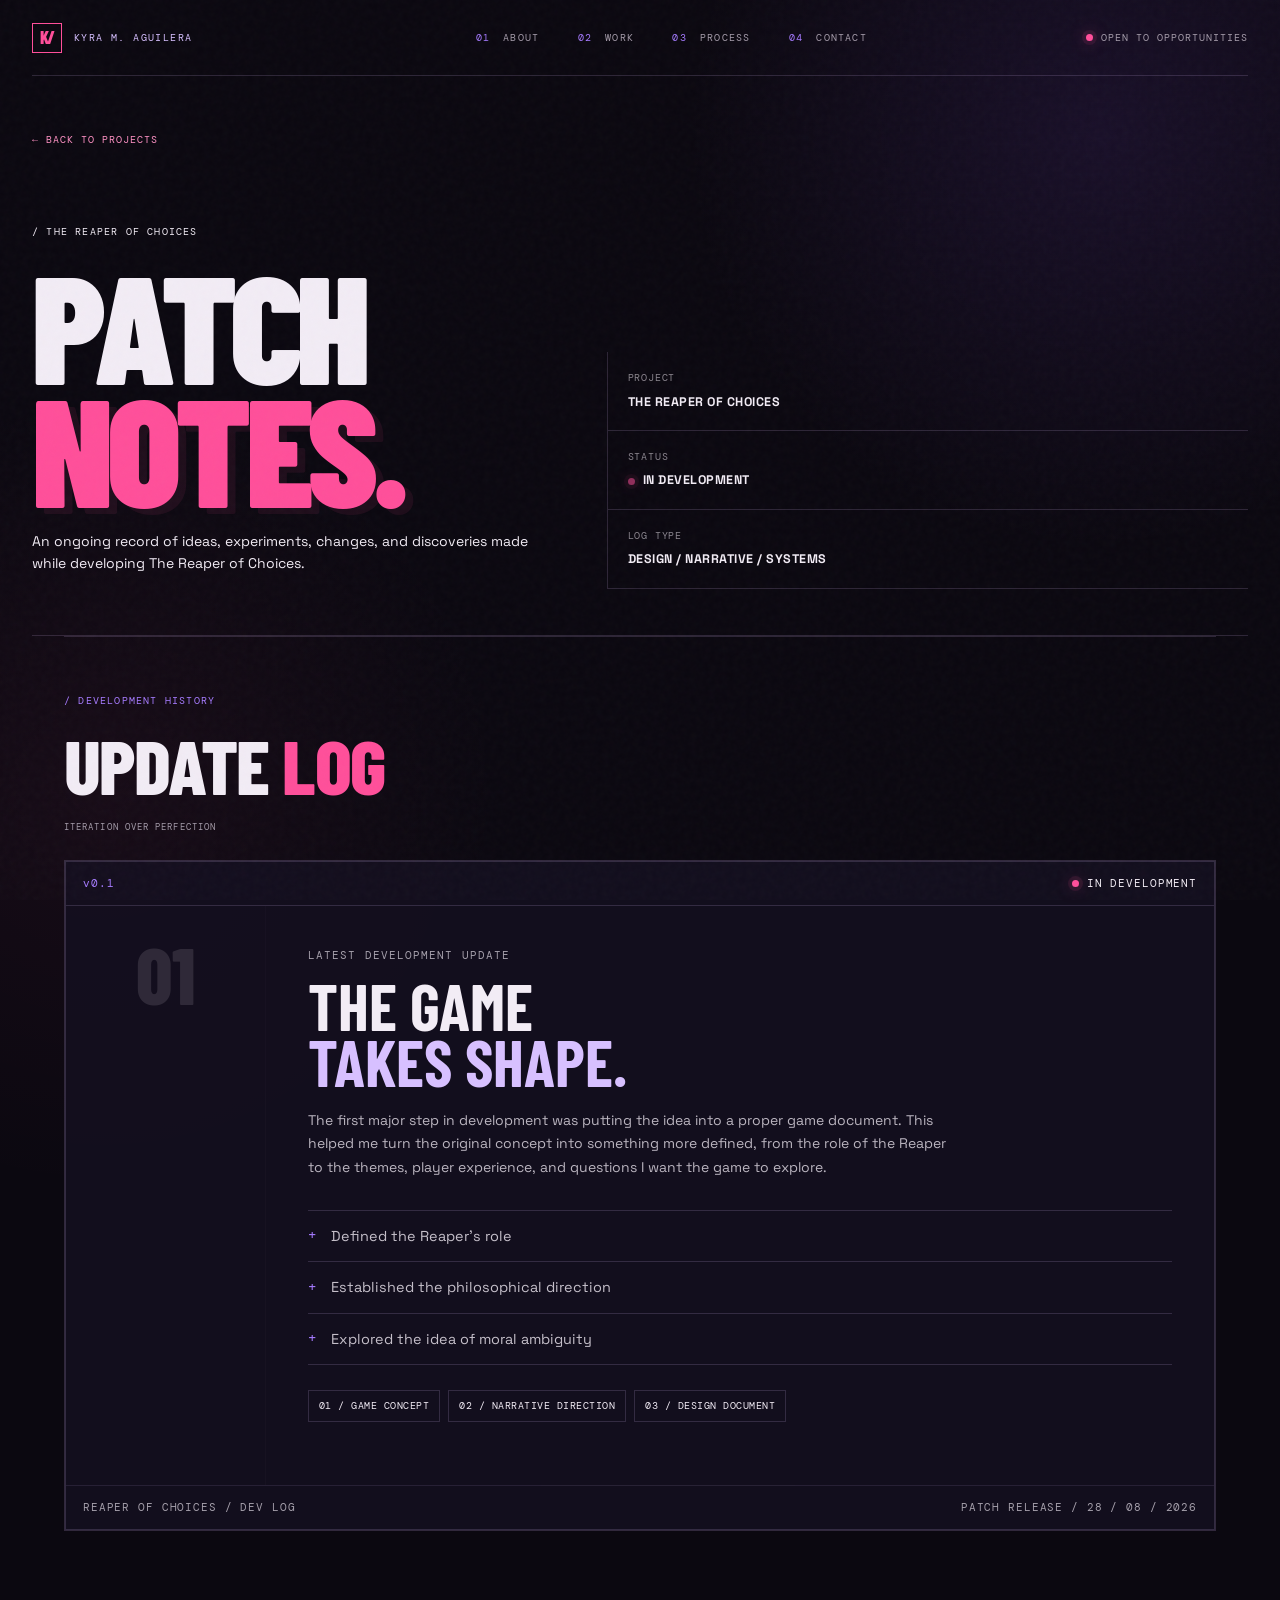
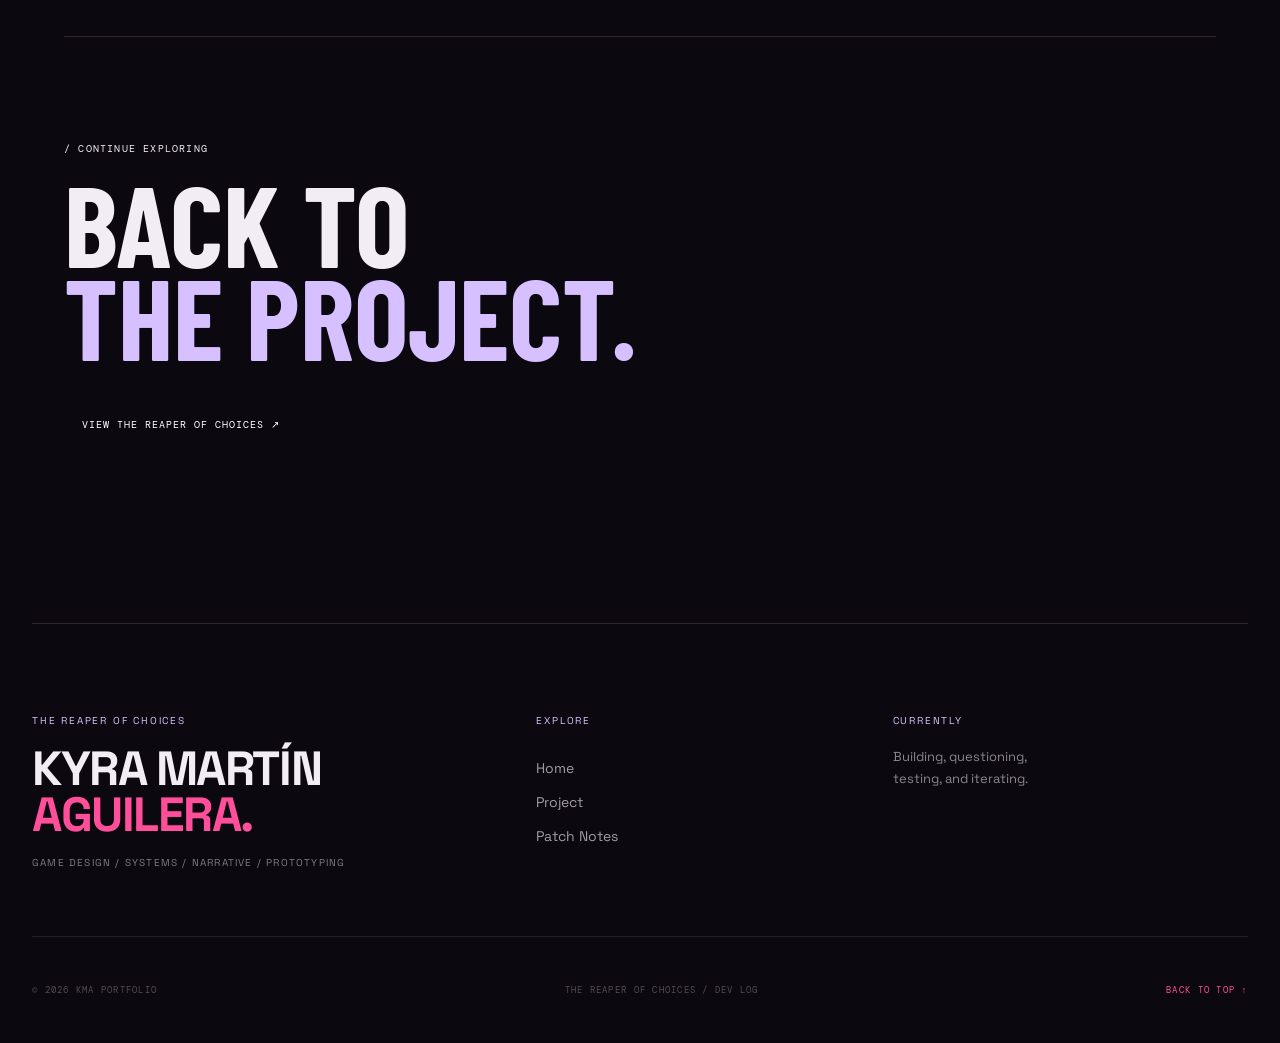
<file: patch-notes.html>
<!doctype html>
<html lang="en">

<head>
    <meta charset="UTF-8">
    <meta name="viewport" content="width=device-width, initial-scale=1.0">

    <meta name="theme-color" content="#0b0810">
    <meta name="description" content="The Reaper of Choices — Development Patch Notes.">

    <link rel="preconnect" href="https://fonts.googleapis.com">
    <link rel="preconnect" href="https://fonts.gstatic.com" crossorigin>
    <link
        href="https://fonts.googleapis.com/css2?family=Barlow+Condensed:wght@400;500;600;700;800;900&family=DM+Mono:wght@400;500&family=Space+Grotesk:wght@400;500;600;700&display=swap"
        rel="stylesheet">
    <link rel="stylesheet" href="styles.css">
    <title>KMA — The Reaper of Choices / Patch Notes</title>
</head>

<body>

    <div class="site-shell">

        <div class="noise" aria-hidden="true"></div>

        <!-- HEADER -->

        <header class="topbar">

            <a class="brand" href="../index.html">
                <span class="brand-mark">K/</span>
                <span>KYRA M. AGUILERA</span>
            </a>

            <nav class="main-nav" aria-label="Primary navigation">
                <a href="../index.html#about"><span>01</span> ABOUT</a>
                <a href="../index.html#work"><span>02</span> WORK</a>
                <a href="../index.html#process"><span>03</span> PROCESS</a>
                <a href="../index.html#contact"><span>04</span> CONTACT</a>
            </nav>

            <div class="availability">
                <span class="pulse-dot"></span>
                OPEN TO OPPORTUNITIES
            </div>

        </header>

        
        <main class="case-page section-frame">
            
            <!-- PAGE HERO -->

            <a class="back-link" href="projects.html">← BACK TO PROJECTS</a>
            <div class="case-hero">
                <div>
                    <span class="section-kicker">
                        / THE REAPER OF CHOICES
                    </span>
                    <h1>
                        PATCH<br>
                        <span>NOTES.</span>
                    </h1>
                    <p>
                        An ongoing record of ideas, experiments, changes,
                        and discoveries made while developing The Reaper of Choices.
                    </p>
                </div>
                <div class="patch-hero-meta">
                    <div>
                        <span>PROJECT</span>
                        <strong>THE REAPER OF CHOICES</strong>
                    </div>
                    <div>
                        <span>STATUS</span>
                        <strong>
                            <span class="pulse-dot"></span>
                            IN DEVELOPMENT
                        </strong>
                    </div>

                    <div>
                        <span>LOG TYPE</span>
                        <strong>DESIGN / NARRATIVE / SYSTEMS</strong>
                    </div>
                </div>
            </div>


            <!-- PATCH LIST -->

            <section class="patch-log section-frame">

                <div class="section-heading">
                    <span class="section-kicker">/ DEVELOPMENT HISTORY</span>
                    <h2>UPDATE <span>LOG</span></h2>
                    <span class="heading-meta">ITERATION OVER PERFECTION</span>
                </div>

                
                <!-- PATCH 01 -->
                <article class="patch-entry">
                    <div class="patch-card">
                        <div class="patch-card-top">
                            <span class="patch-version">v0.1</span>
                            <span class="patch-status">
                                <span class="pulse-dot"></span>
                                IN DEVELOPMENT
                            </span>
                        </div>
                        <div class="patch-card-main">
                            <div class="patch-number">
                                01
                            </div>
                            <div class="patch-content">
                                <span class="patch-kicker">LATEST DEVELOPMENT UPDATE</span>
                                <h3>THE GAME<br><span style="color: var(--lavender);">TAKES SHAPE.</span></h3>
                                <p>
                                    The first major step in development was putting the idea into a
                                    proper game document. This helped me turn the original concept
                                    into something more defined, from the role of the Reaper to the
                                    themes, player experience, and questions I want the game to explore.
                                </p>
                                <div class="patch-list">
                                    <div>
                                        <span>+</span>
                                        <p>Defined the Reaper's role</p>
                                    </div>
                                    <div>
                                        <span>+</span>
                                        <p>Established the philosophical direction</p>
                                    </div>
                                    <div>
                                        <span>+</span>
                                        <p>Explored the idea of moral ambiguity</p>
                                    </div>
                                </div>
                                <div class="patch-changes">
                                    <span>01 / GAME CONCEPT</span>
                                    <span>02 / NARRATIVE DIRECTION</span>
                                    <span>03 / DESIGN DOCUMENT</span>
                                </div>
                            </div>
                        </div>
                        <div class="patch-card-bottom">
                            <span>REAPER OF CHOICES / DEV LOG</span>
                            <span>PATCH RELEASE / 28 / 08 / 2026</span>
                        </div>
                    </div>
                </article>

            </section>


            <!-- BACK TO PROJECT -->

            <section class="patch-return section-frame">

                <span class="section-kicker">
                    / CONTINUE EXPLORING
                </span>

                <h2>
                    BACK TO<br>
                    <span>THE PROJECT.</span>
                </h2>

                <a class="pill-button" href="projects/the-reaper-of-choices.html">
                    VIEW THE REAPER OF CHOICES ↗
                </a>

            </section>

        </main>


        <!-- FOOTER -->

        <footer class="footer section-frame">

            <div class="footer-main">

                <div class="footer-brand">
                    <span class="footer-kicker">THE REAPER OF CHOICES</span>
                    <h3>
                        KYRA MARTÍN<br>
                        <span>AGUILERA.</span>
                    </h3>
                    <p>
                        GAME DESIGN / SYSTEMS / NARRATIVE / PROTOTYPING
                    </p>
                </div>

                <div class="footer-nav">
                    <span class="footer-kicker">EXPLORE</span>
                    <a href="../index.html">Home</a>
                    <a href="the-reaper-of-choices.html">Project</a>
                    <a href="patch-notes.html">Patch Notes</a>
                </div>

                <div class="footer-note">
                    <span class="footer-kicker">CURRENTLY</span>
                    <p>
                        Building, questioning,<br>
                        testing, and iterating.
                    </p>
                </div>

            </div>

            <div class="footer-divider"></div>

            <div class="footer-bottom">
                <span>© 2026 KMA PORTFOLIO</span>
                <span>THE REAPER OF CHOICES / DEV LOG</span>
                <a href="#" class="back-top">BACK TO TOP ↑</a>
            </div>

        </footer>

    </div>

</body>

</html>
</file>
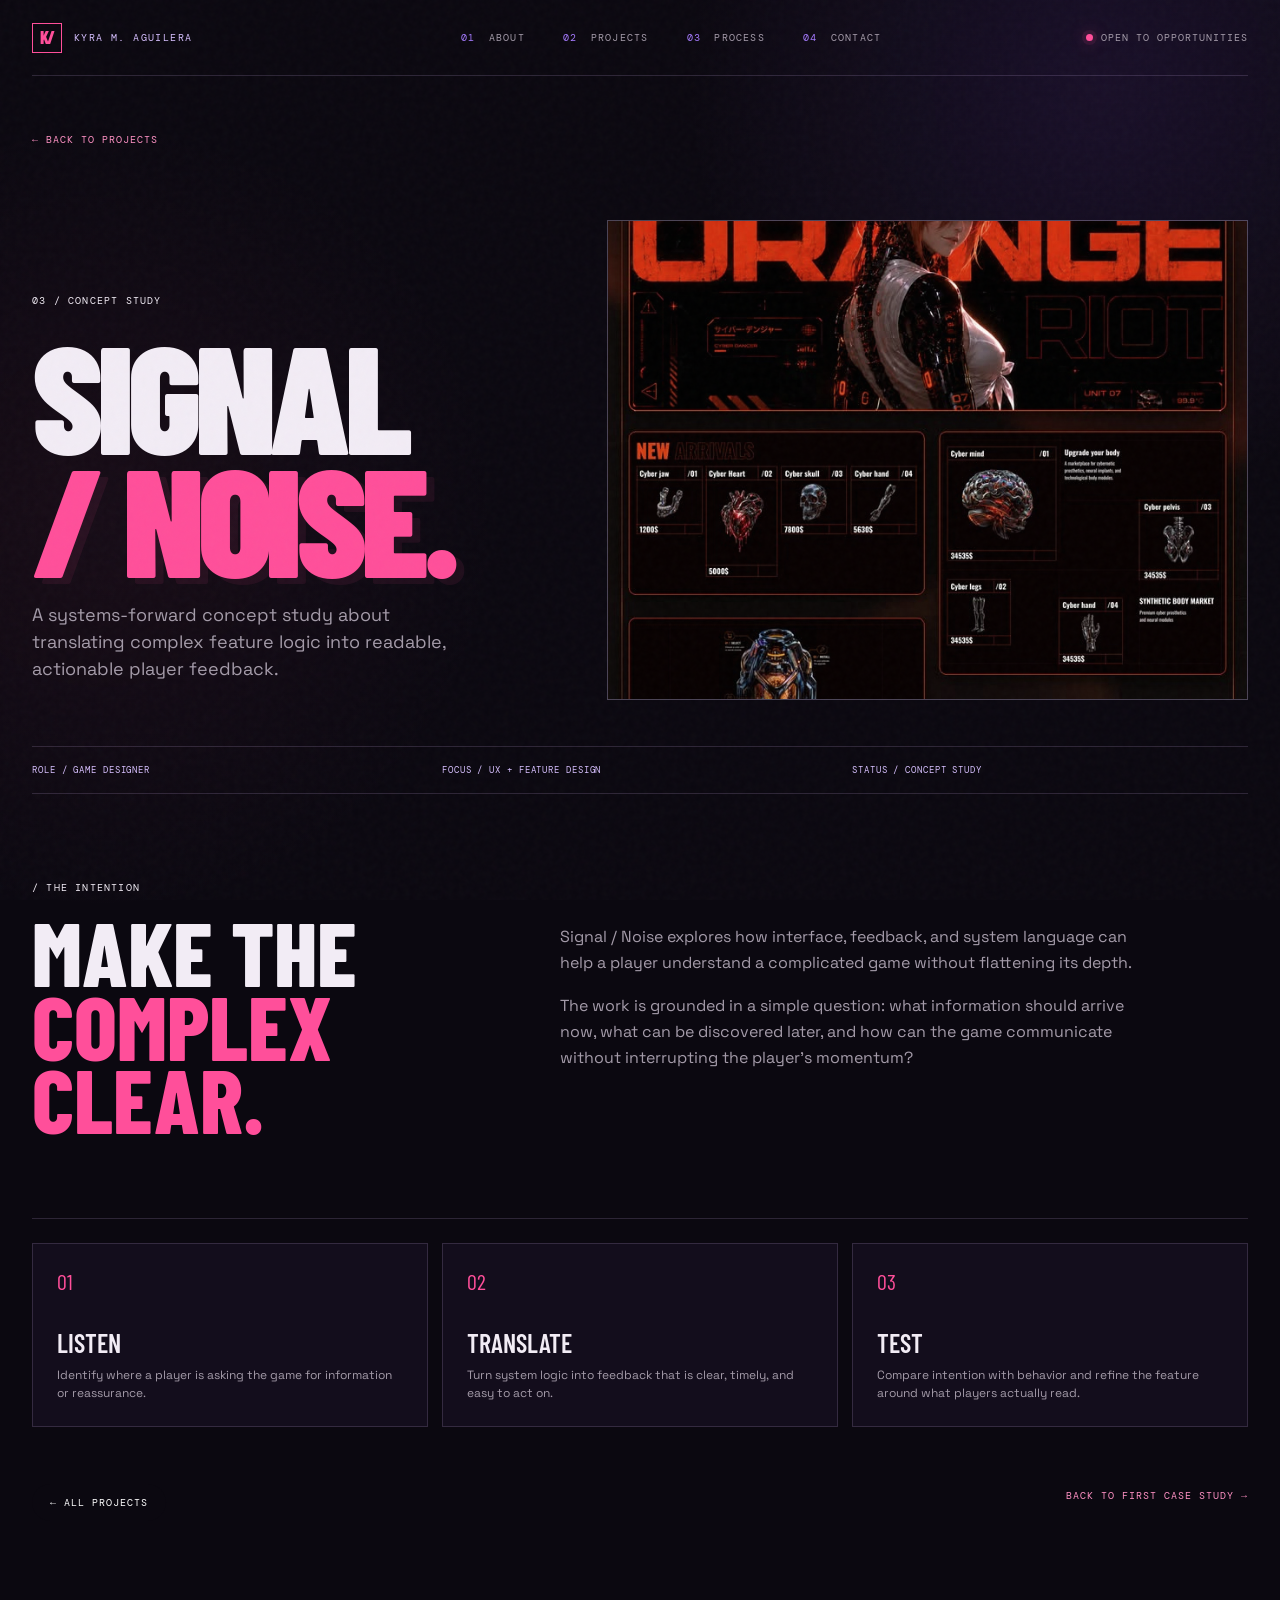
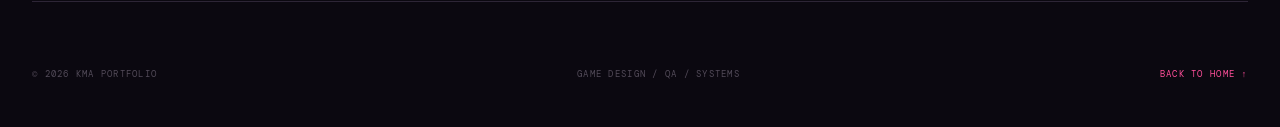
<file: projects/signal-noise.html>
<!doctype html><html lang="en"><head><meta charset="UTF-8"><meta name="viewport" content="width=device-width, initial-scale=1.0"><meta name="description" content="Signal Noise case study by Kyra Martín Aguilera."><link rel="preconnect" href="https://fonts.googleapis.com"><link rel="preconnect" href="https://fonts.gstatic.com" crossorigin><link href="https://fonts.googleapis.com/css2?family=Barlow+Condensed:wght@400;500;600;700;800;900&family=DM+Mono:wght@400;500&family=Space+Grotesk:wght@400;500;600;700&display=swap" rel="stylesheet"><link rel="stylesheet" href="../styles.css"><title>Signal / Noise — Case Study</title></head><body><div class="site-shell"><div class="noise"></div><header class="topbar"><a class="brand" href="../index.html#top"><span class="brand-mark">K/</span><span>KYRA M. AGUILERA</span></a><nav class="main-nav"><a href="../index.html#about"><span>01</span> ABOUT</a><a href="../projects.html"><span>02</span> PROJECTS</a><a href="../index.html#process"><span>03</span> PROCESS</a><a href="../index.html#contact"><span>04</span> CONTACT</a></nav><div class="availability"><span class="pulse-dot"></span> OPEN TO OPPORTUNITIES</div></header><main class="case-page section-frame"><a class="back-link" href="../projects.html">← BACK TO PROJECTS</a><div class="case-hero"><div><span class="section-kicker">03 / CONCEPT STUDY</span><h1>SIGNAL <span>/ NOISE.</span></h1><p class="case-lede">A systems-forward concept study about translating complex feature logic into readable, actionable player feedback.</p></div><img src="../assets/reference-cyberpunk.jpg" alt="Temporary Signal Noise project image"></div><div class="case-meta"><span>ROLE / GAME DESIGNER</span><span>FOCUS / UX + FEATURE DESIGN</span><span>STATUS / CONCEPT STUDY</span></div><div class="case-content"><div><span class="section-kicker">/ THE INTENTION</span><h2>MAKE THE<br><span>COMPLEX CLEAR.</span></h2></div><div><p>Signal / Noise explores how interface, feedback, and system language can help a player understand a complicated game without flattening its depth.</p><p>The work is grounded in a simple question: what information should arrive now, what can be discovered later, and how can the game communicate without interrupting the player’s momentum?</p></div></div><div class="case-grid"><div><span>01</span><h3>Listen</h3><p>Identify where a player is asking the game for information or reassurance.</p></div><div><span>02</span><h3>Translate</h3><p>Turn system logic into feedback that is clear, timely, and easy to act on.</p></div><div><span>03</span><h3>Test</h3><p>Compare intention with behavior and refine the feature around what players actually read.</p></div></div><div class="archive-footer"><a class="pill-button" href="../projects.html">← ALL PROJECTS</a><a class="text-link" href="star-talon.html">BACK TO FIRST CASE STUDY →</a></div></main><footer class="footer section-frame"><div class="footer-bottom"><span>© 2026 KMA PORTFOLIO</span><span>GAME DESIGN / QA / SYSTEMS</span><a href="../index.html#top" class="back-top">BACK TO HOME ↑</a></div></footer></div></body></html>
</file>
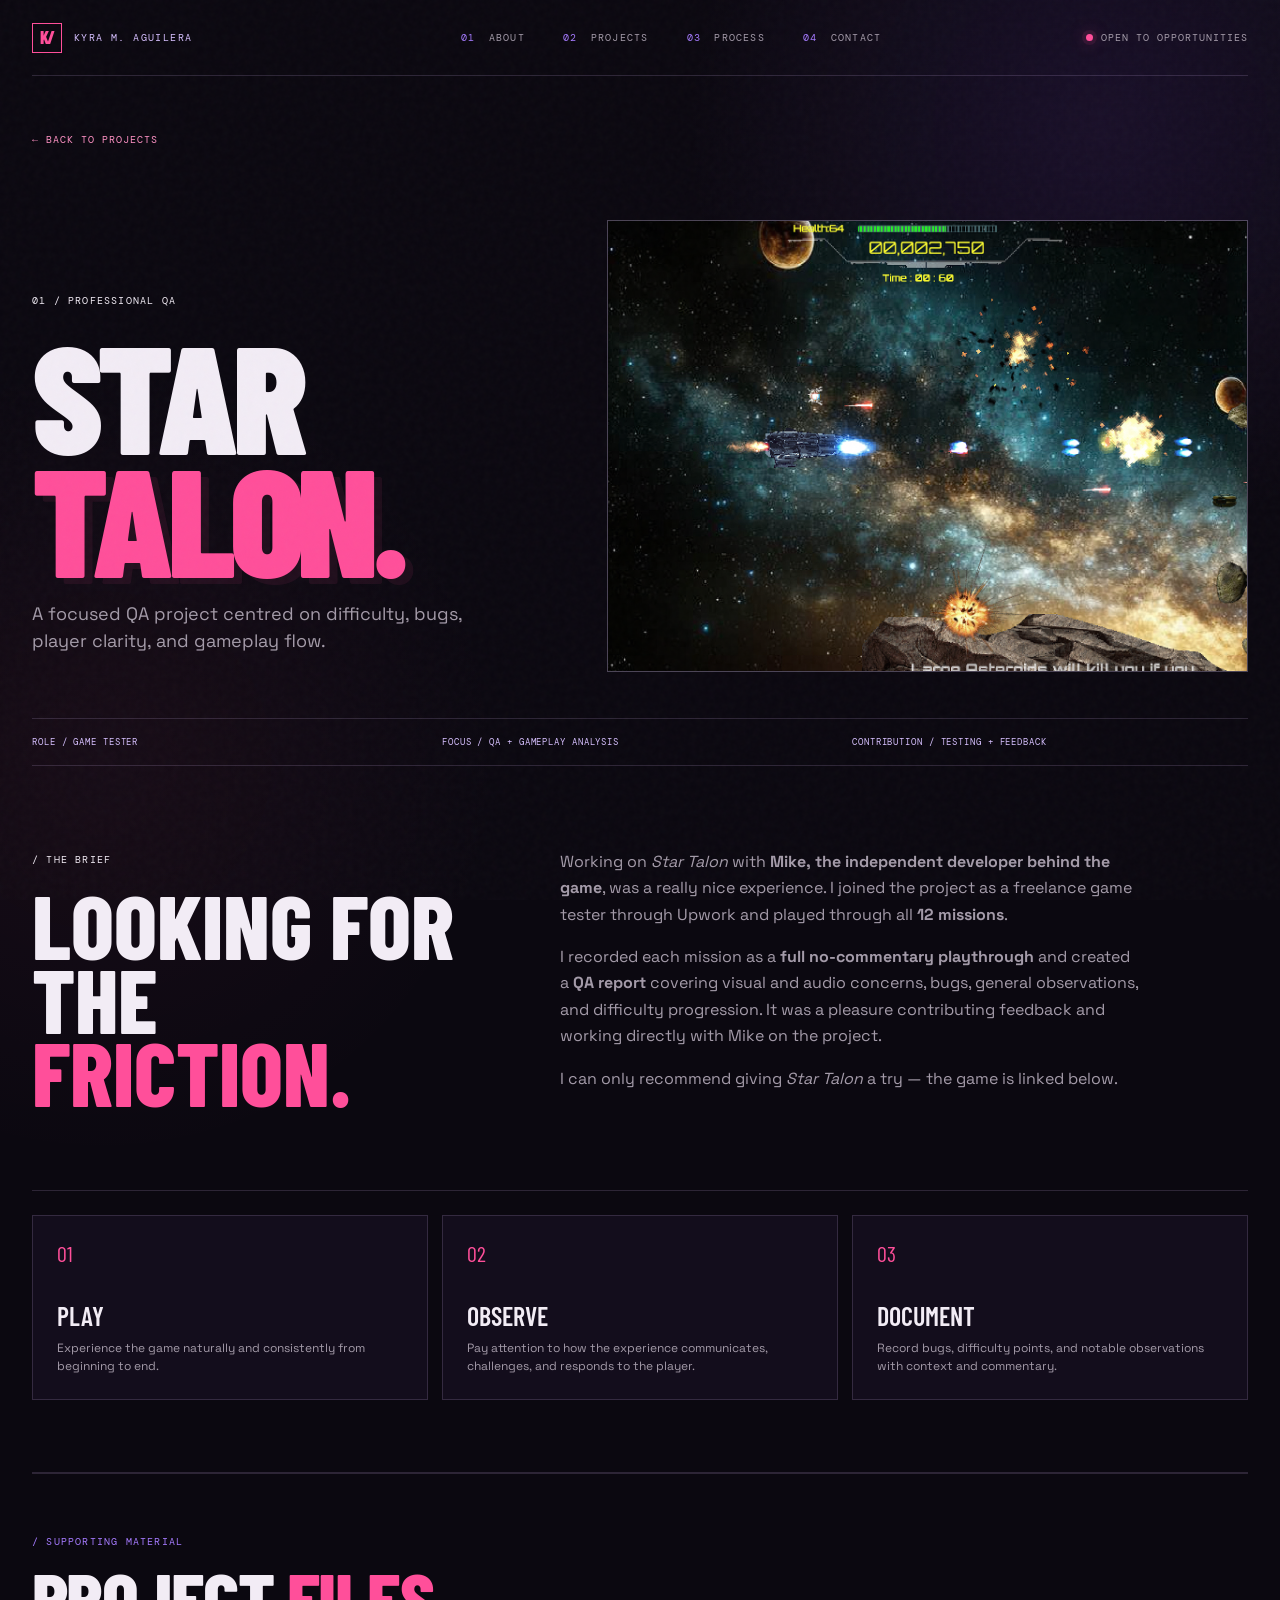
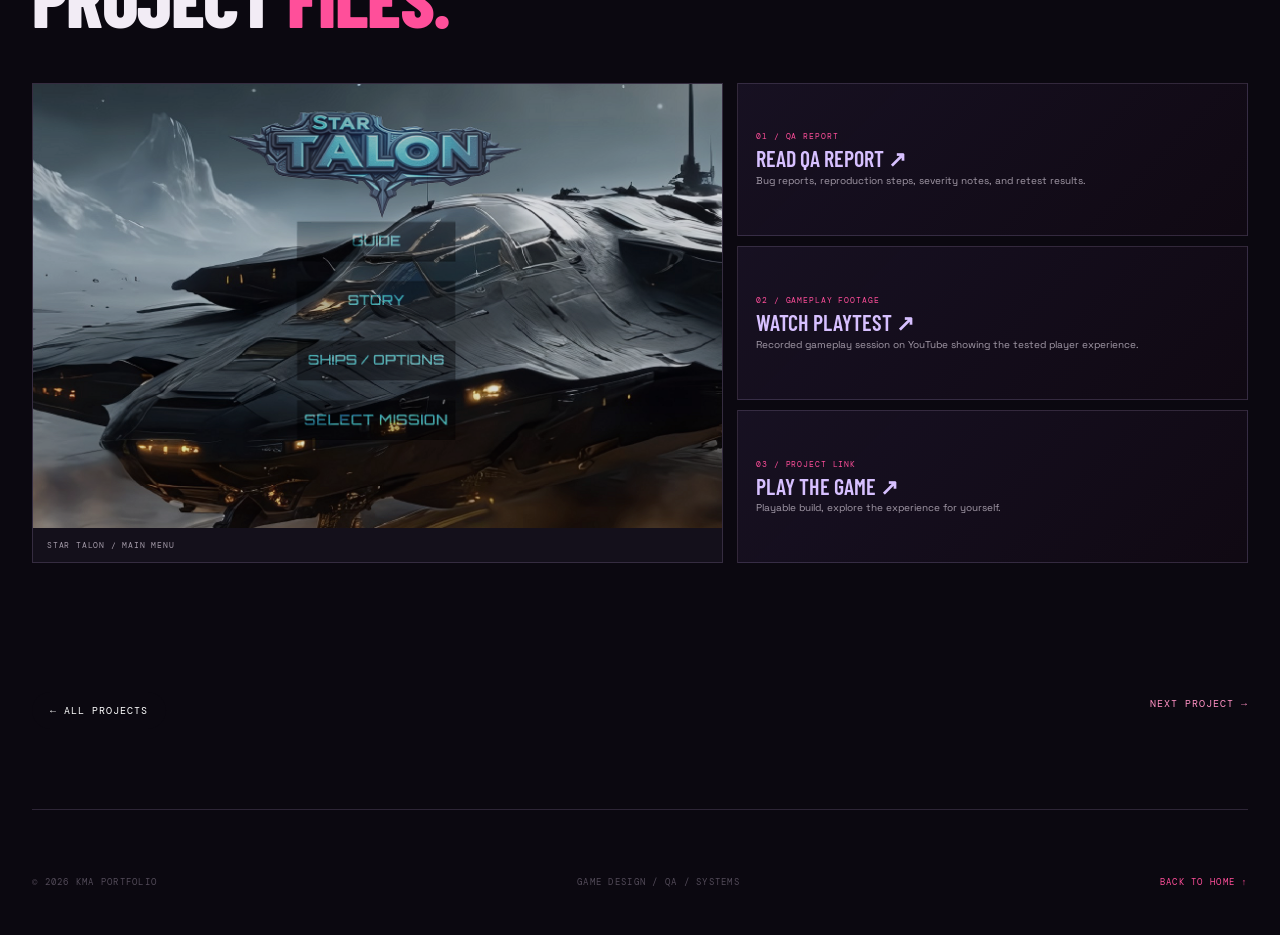
<file: projects/star-talon.html>
<!doctype html>
<html lang="en">
    <head><meta charset="UTF-8">
        <meta name="viewport" content="width=device-width, initial-scale=1.0">
        <meta name="description" content="Star Talon case study by Kyra Martín Aguilera.">
        <link rel="preconnect" href="https://fonts.googleapis.com">
        <link rel="preconnect" href="https://fonts.gstatic.com" crossorigin>
        <link href="https://fonts.googleapis.com/css2?family=Barlow+Condensed:wght@400;500;600;700;800;900&family=DM+Mono:wght@400;500&family=Space+Grotesk:wght@400;500;600;700&display=swap" rel="stylesheet">
        <link rel="stylesheet" href="../styles.css">
        <title>Star Talon — Game Testing</title>
    </head><body><div class="site-shell">
        <div class="noise"></div>
        <header class="topbar">
            <a class="brand" href="../index.html#top">
                <span class="brand-mark">K/</span><span>KYRA M. AGUILERA</span>
            </a>
            <nav class="main-nav">
                <a href="../index.html#about"><span>01</span> ABOUT</a>
                <a href="../projects.html"><span>02</span> PROJECTS</a>
                <a href="../index.html#process"><span>03</span> PROCESS</a>
                <a href="../index.html#contact"><span>04</span> CONTACT</a>
            </nav>
            <div class="availability">
                <span class="pulse-dot"></span> OPEN TO OPPORTUNITIES
            </div>
        </header>
        
        <main class="case-page section-frame">
            <a class="back-link" href="../projects.html">← BACK TO PROJECTS</a>
            <div class="case-hero">
                <div>
                    <span class="section-kicker">01 / PROFESSIONAL QA</span>
                    <h1>STAR <span>TALON.</span></h1>
                    <p class="case-lede">A focused QA project centred on difficulty, bugs, player clarity, and gameplay flow.</p>
                </div>
                <img src="../assets/star-talon-gameplay.png" alt="Star Talon temporary project image">
            </div>
            <div class="case-meta">
                <span>ROLE / GAME TESTER</span>
                <span>FOCUS / QA + GAMEPLAY ANALYSIS</span>
                <span>CONTRIBUTION / TESTING + FEEDBACK</span>
            </div>
            <div class="case-content">
                <div>
                    <span class="section-kicker">/ THE BRIEF</span>
                    <h2>LOOKING FOR THE<br><span>FRICTION.</span></h2>
                </div>
                <div>
                    <p>
                        Working on <em>Star Talon</em> with <strong>Mike, the independent developer behind the game</strong>,
                        was a really nice experience. I joined the project as a freelance game tester through Upwork
                        and played through all <strong>12 missions</strong>.
                    </p>
                    <p>
                        I recorded each mission as a <strong>full no-commentary playthrough</strong> and created a
                        <strong>QA report</strong> covering visual and audio concerns, bugs, general observations,
                        and difficulty progression. It was a pleasure contributing feedback and working directly
                        with Mike on the project.
                    </p>
                    <p>
                        I can only recommend giving <em>Star Talon</em> a try — the game is linked below.
                    </p>
                </div>
            </div>
            <div class="case-grid">
                <div>
                    <span>01</span>
                    <h3>Play</h3>
                    <p>Experience the game naturally and consistently from beginning to end.</p>
                </div>
                <div>
                    <span>02</span>
                    <h3>Observe</h3>
                    <p>Pay attention to how the experience communicates, challenges, and responds to the player.</p>
                </div>
                <div>
                    <span>03</span>
                    <h3>Document</h3>
                    <p>Record bugs, difficulty points, and notable observations with context and commentary.</p>
                </div>
            </div>

            <section class="case-resources">
                <div class="section-heading">
                    <span class="section-kicker">/ SUPPORTING MATERIAL</span>
                    <h2>PROJECT <span>FILES.</span></h2>
                </div>
                <div class="resource-grid">
                    <figure class="resource-image">
                        <img src="../assets/star-talon-menu.png" alt="Star Talon Gameplay Image">
                        <figcaption>STAR TALON / MAIN MENU</figcaption>
                    </figure>
                    <div class="resource-links">
                        <a class="resource-link" href="../assets/QA.pdf" target="_blank" rel="noopener noreferrer">
                            <span>01 / QA REPORT</span>
                            <strong>READ QA REPORT ↗</strong><small>Bug reports, reproduction steps, severity notes, and retest results.</small>
                        </a>
                        <a class="resource-link" href="https://www.youtube.com/playlist?list=PLaVi0nBaUjEI" target="_blank" rel="noopener noreferrer">
                            <span>02 / GAMEPLAY FOOTAGE</span>
                            <strong>WATCH PLAYTEST ↗</strong><small>Recorded gameplay session on YouTube showing the tested player experience.</small>
                        </a>
                        <a class="resource-link" href="#" onclick="return false">
                            <span>03 / PROJECT LINK</span>
                            <strong>PLAY THE GAME ↗</strong><small>Playable build, explore the experience for yourself.</small>
                        </a>
                    </div>
                </div>
            </section>

            <div class="archive-footer">
                <a class="pill-button" href="../projects.html">← ALL PROJECTS</a>
                <a class="text-link" href="the-reaper-of-choices.html">NEXT PROJECT →</a>
            </div>
        </main>
        
        <footer class="footer section-frame">
            <div class="footer-bottom">
                <span>© 2026 KMA PORTFOLIO</span>
                <span>GAME DESIGN / QA / SYSTEMS</span>
                <a href="../index.html#top" class="back-top">BACK TO HOME ↑</a>
            </div>
        </footer>
    </div>
</body>
</html>
</file>
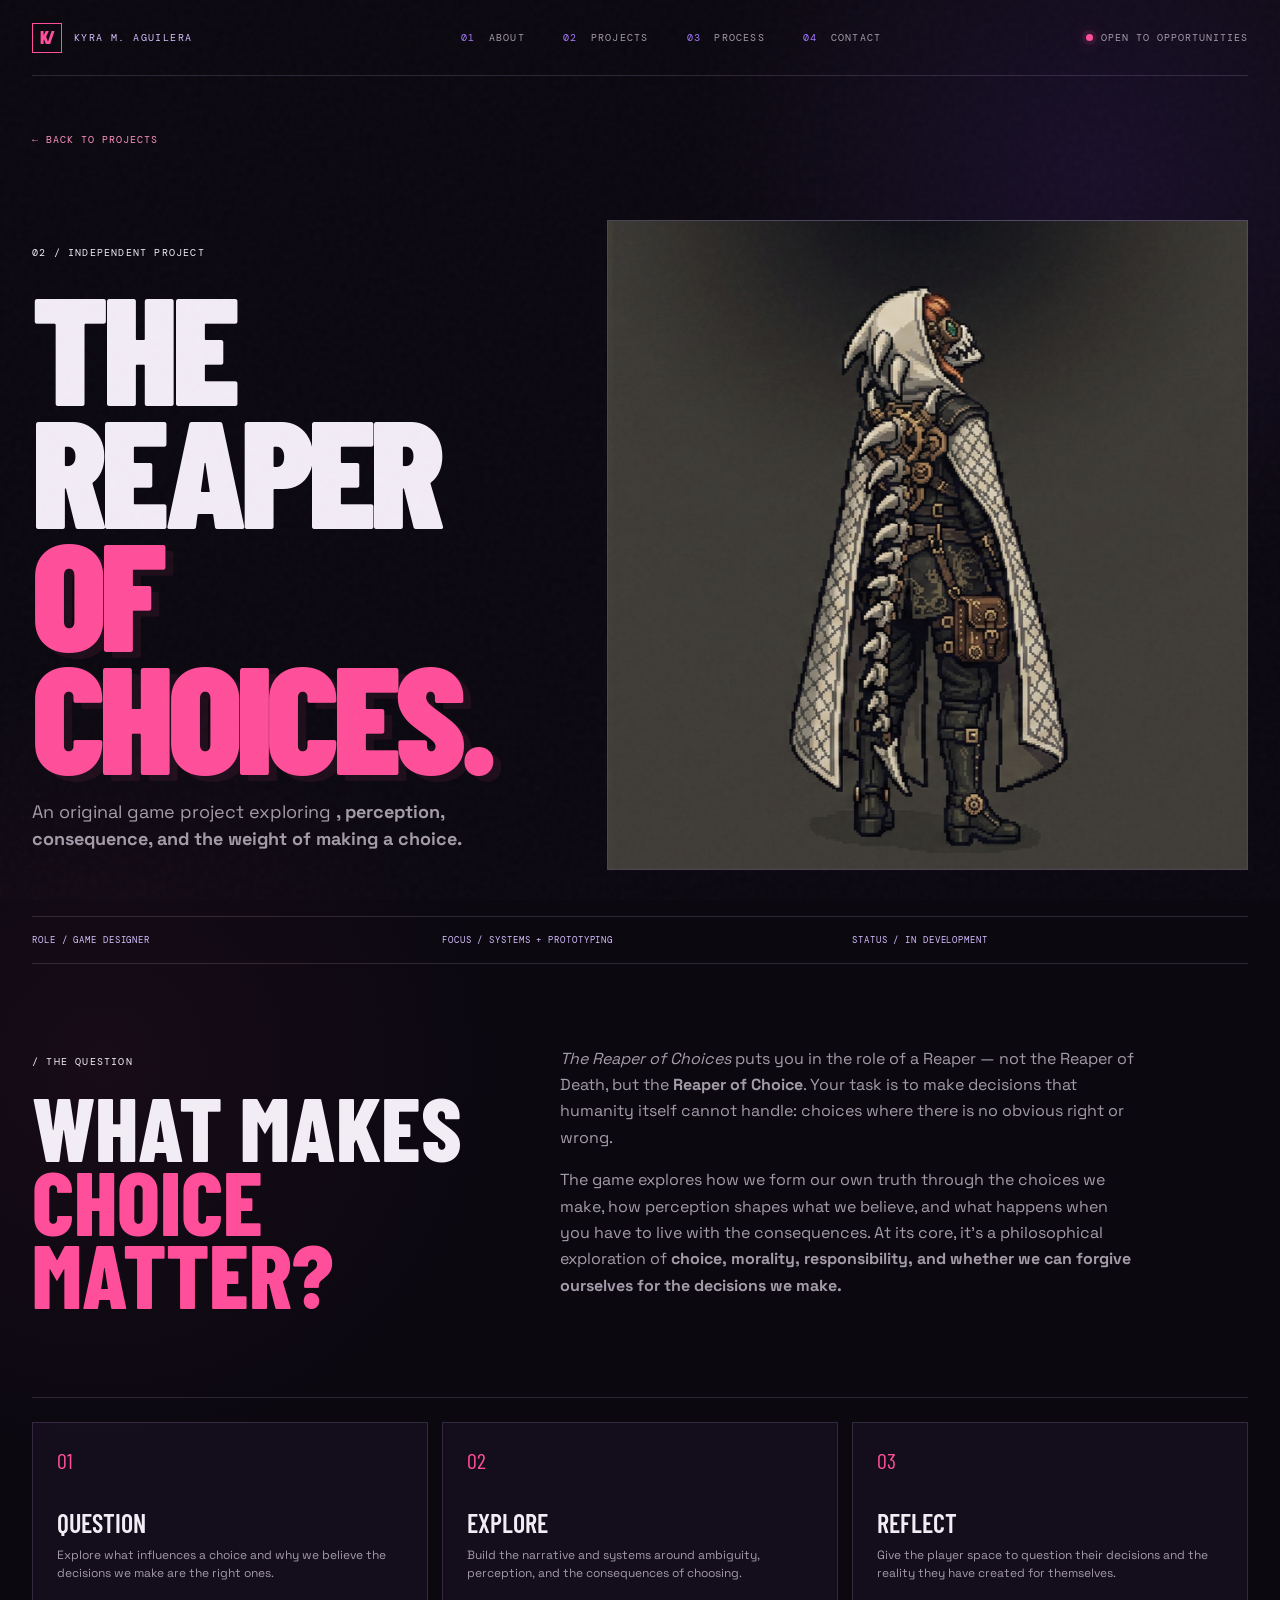
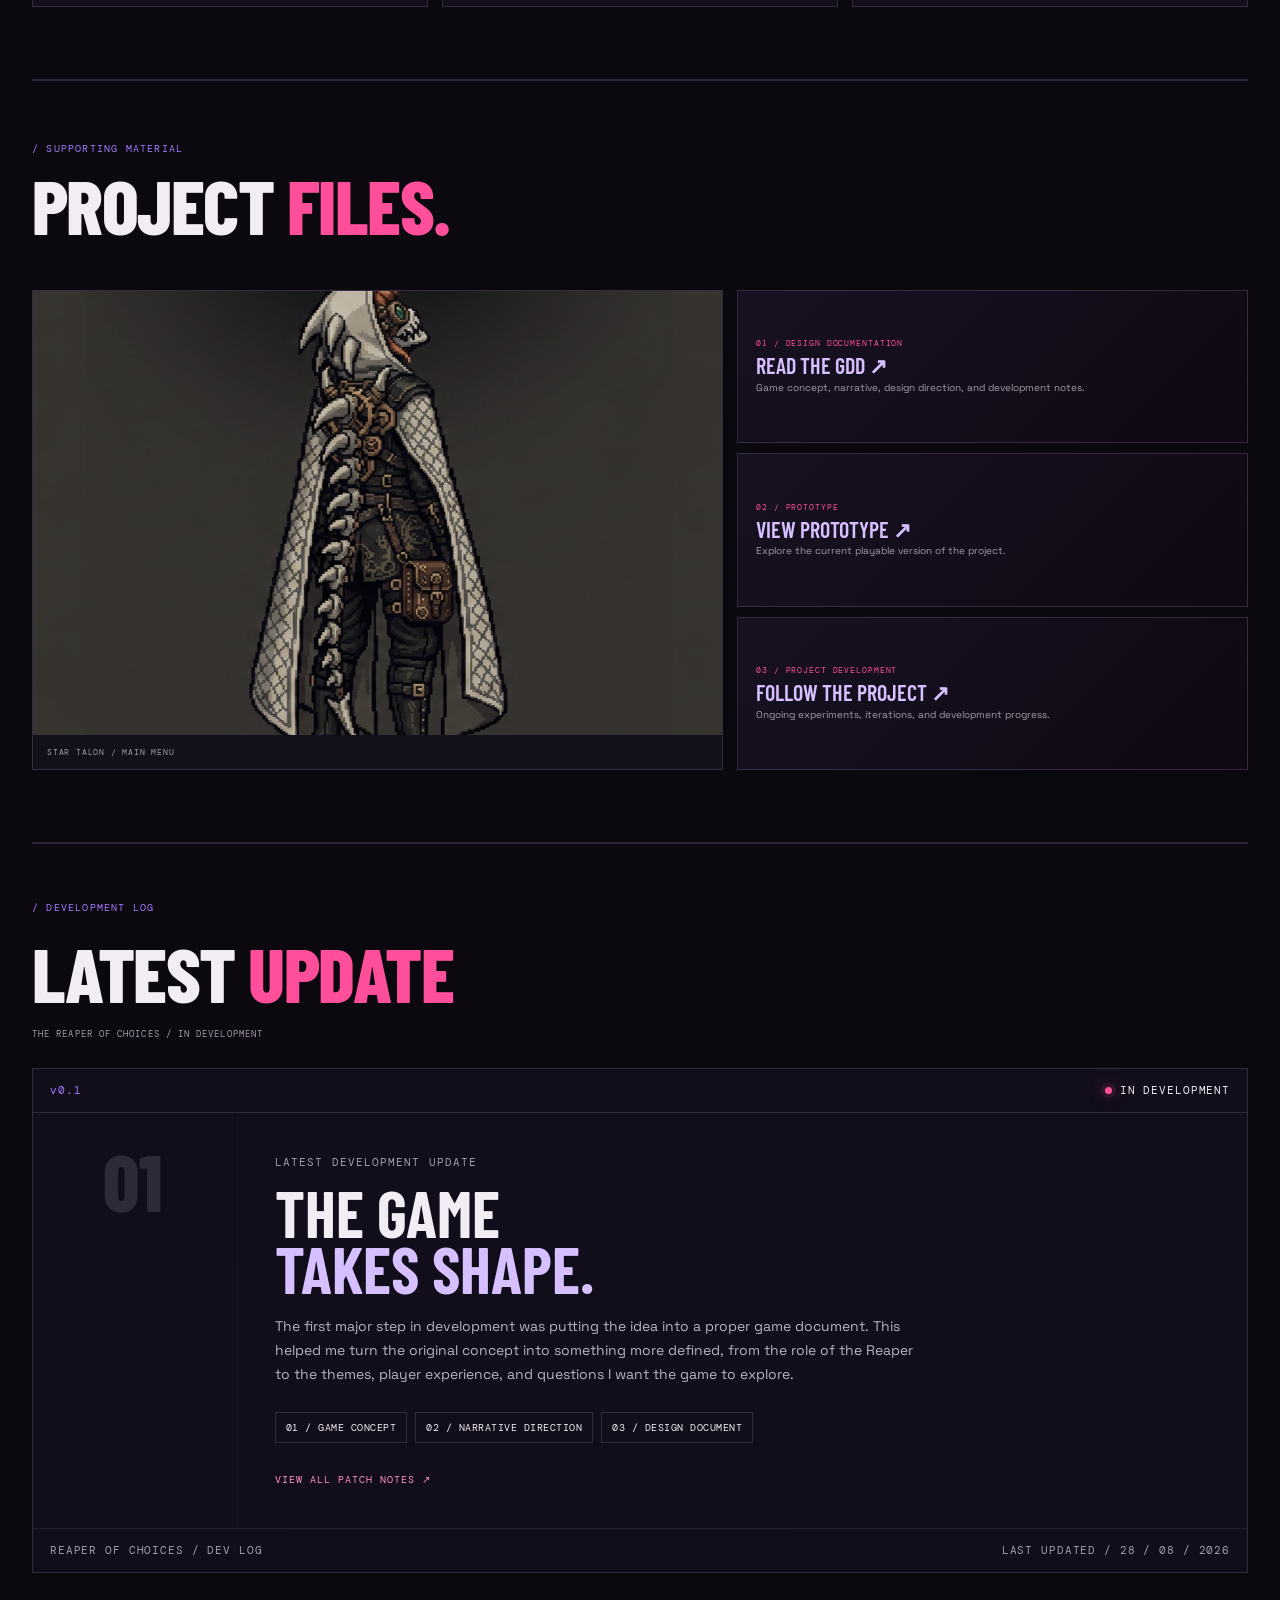
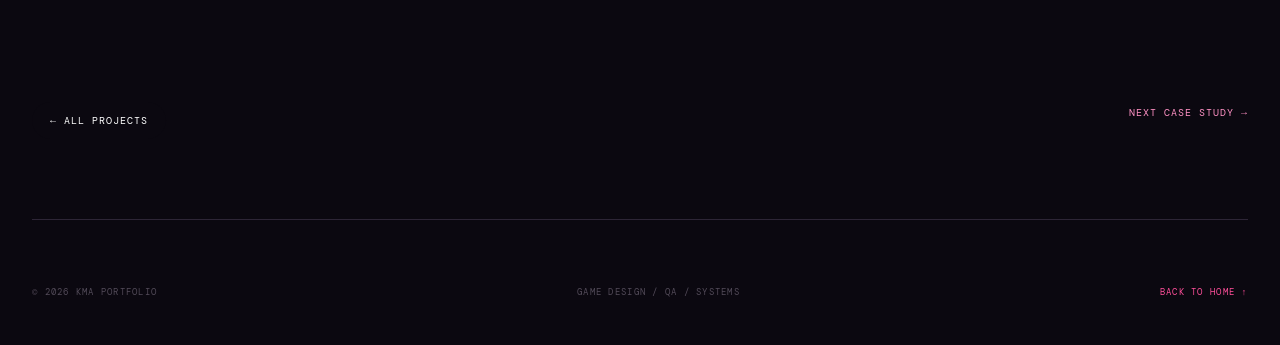
<file: projects/the-reaper-of-choices.html>
<!doctype html>
<html lang="en">

<head>
    <meta charset="UTF-8">
    <meta name="viewport" content="width=device-width, initial-scale=1.0">
    <meta name="description" content="The Reaper of Choices case study by Kyra Martín Aguilera.">
    <link rel="preconnect" href="https://fonts.googleapis.com">
    <link rel="preconnect" href="https://fonts.gstatic.com" crossorigin>
    <link
        href="https://fonts.googleapis.com/css2?family=Barlow+Condensed:wght@400;500;600;700;800;900&family=DM+Mono:wght@400;500&family=Space+Grotesk:wght@400;500;600;700&display=swap"
        rel="stylesheet">
    <link rel="stylesheet" href="../styles.css">
    <title>The Reaper of Choices — Case Study</title>
</head>

<body>
    <div class="site-shell">
        <div class="noise"></div>
        <header class="topbar">
            <a class="brand" href="../index.html#top">
                <span class="brand-mark">K/</span>
                <span>KYRA M. AGUILERA</span></a>
            <nav class="main-nav">
                <a href="../index.html#about"><span>01</span> ABOUT</a>
                <a href="../projects.html"><span>02</span> PROJECTS</a>
                <a href="../index.html#process"><span>03</span> PROCESS</a>
                <a href="../index.html#contact"><span>04</span> CONTACT</a>
            </nav>
            <div class="availability">
                <span class="pulse-dot"></span> OPEN TO OPPORTUNITIES
            </div>
        </header>

        <main class="case-page section-frame">
            <a class="back-link" href="../projects.html">← BACK TO PROJECTS</a>
            <div class="case-hero">
                <div>
                    <span class="section-kicker">02 / INDEPENDENT PROJECT</span>
                    <h1>THE REAPER<br><span>OF CHOICES.</span></h1>
                    <p class="case-lede">An original game project exploring <strong>, perception, consequence, and the weight of making a choice.</strong></p>
                </div>
                <img src="../assets/troc.png" alt="Temporary Reaper of Choices project image" style="min-height: 650px;">
            </div>
            <div class="case-meta"><span>ROLE / GAME DESIGNER</span><span>FOCUS / SYSTEMS + PROTOTYPING</span><span>STATUS / IN DEVELOPMENT</span></div>
            <div class="case-content">
                <div>
                    <span class="section-kicker">/ THE QUESTION</span>
                    <h2>WHAT MAKES<br><span>CHOICE MATTER?</span></h2>
                </div>
                <div>
                    <p>
                        <em>The Reaper of Choices</em> puts you in the role of a Reaper — not the Reaper of Death, but the <strong>Reaper of Choice</strong>. Your task is to make decisions that humanity itself cannot handle: choices where there is no obvious right or wrong.
                    </p>
                    <p>
                        The game explores how we form our own truth through the choices we make, how perception shapes what we believe, and what happens when you have to live with the consequences. At its core, it’s a philosophical exploration of <strong>choice, morality, responsibility, and whether we can forgive ourselves for the decisions we make.</strong>
                    </p>
                </div>
            </div>
            <div class="case-grid">
                <div><span>01</span>
                    <h3>Question</h3>
                    <p>Explore what influences a choice and why we believe the decisions we make are the right ones.</p>
                </div>
                <div><span>02</span>
                    <h3>Explore</h3>
                    <p>Build the narrative and systems around ambiguity, perception, and the consequences of choosing.</p>
                </div>
                <div><span>03</span>
                    <h3>Reflect</h3>
                    <p>Give the player space to question their decisions and the reality they have created for themselves.</p>
                </div>
            </div>

            <section class="case-resources">
                <div class="section-heading">
                    <span class="section-kicker">/ SUPPORTING MATERIAL</span>
                    <h2>PROJECT <span>FILES.</span></h2>
                </div>
                <div class="resource-grid">
                    <figure class="resource-image">
                        <img src="../assets/troc.png" alt="The Reaper Of Choices Image">
                        <figcaption>STAR TALON / MAIN MENU</figcaption>
                    </figure>
                    <div class="resource-links">
                        <a class="resource-link" href="../assets/GDD_The Reaper of Choices.pdf" target="_blank" rel="noopener noreferrer">
                            <span>01 / DESIGN DOCUMENTATION</span>
                            <strong>READ THE GDD ↗</strong>
                            <small>Game concept, narrative, design direction, and development notes.</small>
                        </a>

                        <a class="resource-link" href="#" onclick="return false">
                            <span>02 / PROTOTYPE</span>
                            <strong>VIEW PROTOTYPE ↗</strong>
                            <small>Explore the current playable version of the project.</small>
                        </a>

                        <a class="resource-link" href="#" onclick="return false">
                            <span>03 / PROJECT DEVELOPMENT</span>
                            <strong>FOLLOW THE PROJECT ↗</strong>
                            <small>Ongoing experiments, iterations, and development progress.</small>
                        </a>
                    </div>
                </div>
            </section>

            <div class="patch-section">

                <div class="section-heading">
                    <span class="section-kicker">/ DEVELOPMENT LOG</span>
                    <h2>LATEST <span>UPDATE</span></h2>
                    <span class="heading-meta">THE REAPER OF CHOICES / IN DEVELOPMENT</span>
                </div>
                <div class="patch-card">
                    <div class="patch-card-top">
                        <span class="patch-version">v0.1</span>
                        <span class="patch-status">
                            <span class="pulse-dot"></span>
                            IN DEVELOPMENT
                        </span>
                    </div>
                    <div class="patch-card-main">
                        <div class="patch-number">
                            01
                        </div>
                        <div class="patch-content">
                            <span class="patch-kicker">LATEST DEVELOPMENT UPDATE</span>
                            <h3>THE GAME<br><span style="color: var(--lavender);">TAKES SHAPE.</span></h3>
                            <p>
                                The first major step in development was putting the idea into a
                                proper game document. This helped me turn the original concept
                                into something more defined, from the role of the Reaper to the
                                themes, player experience, and questions I want the game to explore.
                            </p>
                            <div class="patch-changes">
                                <span>01 / GAME CONCEPT</span>
                                <span>02 / NARRATIVE DIRECTION</span>
                                <span>03 / DESIGN DOCUMENT</span>
                            </div>
                            <a class="text-link" href="../patch-notes.html">
                                VIEW ALL PATCH NOTES ↗
                            </a>
                        </div>
                    </div>
                    <div class="patch-card-bottom">
                        <span>REAPER OF CHOICES / DEV LOG</span>
                        <span>LAST UPDATED / 28 / 08 / 2026</span>
                    </div>
                </div>
                
            </div>

            <div class="archive-footer"><a class="pill-button" href="../projects.html">← ALL PROJECTS</a><a
                    class="text-link" href="signal-noise.html">NEXT CASE STUDY →</a></div>
        </main>
        <footer class="footer section-frame">
            <div class="footer-bottom"><span>© 2026 KMA PORTFOLIO</span><span>GAME DESIGN / QA / SYSTEMS</span><a
                    href="../index.html#top" class="back-top">BACK TO HOME ↑</a></div>
        </footer>
    </div>
</body>

</html>
</file>
<file: styles.css>
@import url('https://fonts.googleapis.com/css2?family=Barlow+Condensed:wght@400;500;600;700;800;900&family=DM+Mono:wght@400;500&family=Space+Grotesk:wght@400;500;600;700&display=swap');

:root {
  --bg: #0b0810;
  --bg-deep: #07050b;
  --panel: #14101b;
  --panel-soft: #191320;
  --line: rgba(222, 195, 255, 0.16);
  --line-bright: rgba(229, 205, 255, 0.3);
  --text: #f2ecf5;
  --muted: #a49ba9;
  --pink: #ff4f9a;
  --pink-soft: #ff91c4;
  --purple: #a67bff;
  --lavender: #d7c0ff;
  --mono: 'DM Mono', monospace;
  --display: 'Barlow Condensed', sans-serif;
  --body: 'Space Grotesk', sans-serif;
  --ease: cubic-bezier(0.23, 1, 0.32, 1);
}

* {
  box-sizing: border-box;
}

html {
  scroll-behavior: smooth;
}

body {
  margin: 0;
  background: var(--bg);
  color: var(--text);
  font-family: var(--body);
  font-size: 14px;
  line-height: 1.55;
}

button,
a {
  font: inherit;
}

a {
  color: inherit;
  text-decoration: none;
}

button {
  color: inherit;
  border: 0;
  cursor: pointer;
}

::selection {
  color: var(--bg);
  background: var(--pink-soft);
}

.site-shell {
  min-height: 100vh;
  overflow: hidden;
  position: relative;
  background: radial-gradient(circle at 86% 5%, rgba(150, 84, 255, 0.1), transparent 26rem), radial-gradient(circle at 8% 30%, rgba(255, 79, 154, 0.05), transparent 25rem), var(--bg);
}

.site-shell::before {
  content: '';
  pointer-events: none;
  position: fixed;
  inset: 0;
  opacity: .08;
  background-image: linear-gradient(rgba(255, 255, 255, .12) 1px, transparent 1px), linear-gradient(90deg, rgba(255, 255, 255, .12) 1px, transparent 1px);
  background-size: 6px 6px;
  mix-blend-mode: soft-light;
  z-index: 0;
}

.noise {
  pointer-events: none;
  position: fixed;
  inset: 0;
  opacity: .035;
  z-index: 3;
  background-image: url("data:image/svg+xml,%3Csvg viewBox='0 0 160 160' xmlns='http://www.w3.org/2000/svg'%3E%3Cfilter id='n'%3E%3CfeTurbulence type='fractalNoise' baseFrequency='.9' numOctaves='4' stitchTiles='stitch'/%3E%3C/filter%3E%3Crect width='100%25' height='100%25' filter='url(%23n)' opacity='.8'/%3E%3C/svg%3E");
}

[hidden] {
  display: none !important;
}

.topbar {
  width: min(1320px, calc(100% - 64px));
  margin: 0 auto;
  height: 76px;
  display: flex;
  align-items: center;
  justify-content: space-between;
  border-bottom: 1px solid var(--line);
  position: relative;
  z-index: 5;
}

.brand {
  display: flex;
  gap: 12px;
  align-items: center;
  font-family: var(--mono);
  font-size: 10px;
  letter-spacing: .14em;
  color: var(--lavender);
  white-space: nowrap;
}

.brand-mark {
  display: grid;
  place-items: center;
  width: 30px;
  height: 30px;
  border: 1px solid var(--pink);
  color: var(--pink);
  font-family: var(--display);
  font-size: 18px;
  font-weight: 800;
  letter-spacing: -.1em;
}

.main-nav {
  display: flex;
  gap: clamp(18px, 3vw, 46px);
  margin-left: 5vw;
}

.main-nav a {
  color: var(--muted);
  font-family: var(--mono);
  font-size: 10px;
  letter-spacing: .12em;
  transition: color .18s ease;
}

.main-nav a:hover {
  color: var(--pink-soft);
}

.main-nav a span {
  color: var(--purple);
  margin-right: 6px;
}

.availability {
  display: flex;
  gap: 8px;
  align-items: center;
  color: var(--muted);
  font: 10px var(--mono);
  letter-spacing: .1em;
}

.pulse-dot {
  width: 7px;
  height: 7px;
  display: inline-block;
  border-radius: 50%;
  background: var(--pink);
  box-shadow: 0 0 0 4px rgba(255, 79, 154, .09), 0 0 15px rgba(255, 79, 154, .5);
}

.menu-toggle {
  display: none;
  padding: 8px;
  background: transparent;
}

.section-frame {
  width: min(1320px, calc(100% - 64px));
  margin: 0 auto;
  position: relative;
  z-index: 1;
}

.hero {
  min-height: 690px;
  padding: 76px 0 58px;
  display: grid;
  grid-template-columns: 1.06fr .94fr;
  gap: clamp(32px, 7vw, 110px);
  align-items: center;
  border-bottom: 1px solid var(--line);
}

.eyebrow,
.section-kicker,
.section-note,
.heading-meta,
.visual-topline,
.visual-rail,
.tag-label,
.signature-caption,
.project-bottom,
.modal-kicker,
.modal-kind,
.feedback-sign span,
.influence-heading {
  font-family: var(--mono);
  font-size: 10px;
  letter-spacing: .12em;
  text-transform: uppercase;
}

.eyebrow {
  color: var(--purple);
  display: flex;
  gap: 11px;
  align-items: center;
  margin-bottom: 24px;
}

.eyebrow-line {
  width: 38px;
  height: 1px;
  background: var(--pink);
}

h1,
h2,
h3,
p {
  margin-top: 0;
}

h1 {
  font: 900 clamp(106px, 15.7vw, 245px)/.75 var(--display);
  letter-spacing: -.045em;
  margin: 0 0 40px;
  color: var(--text);
}

h1 span,
h1 em {
  display: block;
  font-style: normal;
}

h1 span {
  color: var(--pink);
  text-shadow: 8px 6px 0 rgba(255, 79, 154, .08);
}

h1 em {
  margin-left: .37em;
  color: transparent;
  -webkit-text-stroke: 1px rgba(226, 207, 255, .75);
  text-stroke: 1px rgba(226, 207, 255, .75);
}

.hero-intro {
  display: flex;
  gap: 40px;
  align-items: flex-start;
  max-width: 650px;
}

.hero-lede {
  max-width: 325px;
  font-size: 20px;
  line-height: 1.35;
  letter-spacing: -.02em;
}

.hero-signal {
  display: flex;
  gap: 10px;
  align-items: center;
  padding-top: 7px;
  color: var(--muted);
  font: 9px/1.55 var(--mono);
  letter-spacing: .1em;
}

.signal-icon {
  width: 30px;
  height: 30px;
  display: grid;
  place-items: center;
  border: 1px solid var(--pink);
  color: var(--pink);
}

.hero-footer {
  display: flex;
  align-items: center;
  justify-content: space-between;
  gap: 30px;
  max-width: 650px;
  margin-top: 64px;
  padding-top: 24px;
  border-top: 1px solid var(--line);
}

.hero-quote {
  display: flex;
  gap: 12px;
  max-width: 310px;
  color: var(--muted);
}

.quote-mark,
.feedback-quote-mark {
  font: 50px/.65 Georgia, serif;
  color: var(--pink);
}

.hero-quote p {
  margin: 0;
  font-size: 13px;
  line-height: 1.45;
}

.signature-lockup {
  display: flex;
  align-items: end;
  gap: 14px;
  text-align: right;
  position: relative;

}

.signature {
  color: var(--pink-soft);
  font: italic 43px/1 Georgia, serif;
  transform: rotate(10deg);
  object-fit: contain;
  position: absolute;
  width: 150px;
  height: auto;
  left: -38px;
  top: -35px;
  z-index: 10;
  pointer-events: none;
  display: none;

}

.signature-caption {
  color: var(--muted);
  font-size: 8px;
  line-height: 1.65;
}

.hero-visual {
  min-height: 512px;
  position: relative;
  border: 1px solid var(--line-bright);
  background: linear-gradient(145deg, rgba(166, 123, 255, .09), transparent 43%), linear-gradient(25deg, rgba(255, 79, 154, .11), transparent 55%), #100c17;
  overflow: hidden;
}

.hero-visual::before,
.hero-visual::after {
  content: '';
  position: absolute;
  inset: 10px;
  border: 1px solid rgba(255, 79, 154, .27);
  pointer-events: none;
}

.hero-visual::after {
  inset: 17px;
  border-color: rgba(166, 123, 255, .15);
}

.visual-topline,
.visual-rail {
  position: absolute;
  z-index: 2;
  left: 30px;
  right: 30px;
  display: flex;
  justify-content: space-between;
  color: var(--muted);
  font-size: 8px;
}

.visual-topline {
  top: 28px;
}

.visual-rail {
  bottom: 25px;
  align-items: center;
}

.visual-rail span:last-child {
  display: flex;
  gap: 5px;
  align-items: center;
  color: var(--pink-soft);
}

.hero-grid {
  position: absolute;
  inset: 90px 30px 75px;
  background-image: linear-gradient(rgba(218, 190, 255, .12) 1px, transparent 1px), linear-gradient(90deg, rgba(218, 190, 255, .12) 1px, transparent 1px);
  background-size: 42px 42px;
  mask-image: radial-gradient(ellipse at center, black 12%, transparent 74%);
}

.orbit {
  position: absolute;
  border: 1px solid rgba(255, 145, 196, .34);
  border-radius: 50%;
  left: 50%;
  top: 51%;
  transform: translate(-50%, -50%) rotate(-25deg);
}

.orbit-one {
  width: 380px;
  height: 190px;
}

.orbit-two {
  width: 240px;
  height: 350px;
  transform: translate(-50%, -50%) rotate(42deg);
  border-color: rgba(166, 123, 255, .4);
}

.system-core {
  position: absolute;
  left: 50%;
  top: 51%;
  width: 160px;
  height: 160px;
  transform: translate(-50%, -50%);
  display: grid;
  place-items: center;
}

.core-glow {
  position: absolute;
  width: 160px;
  height: 160px;
  border-radius: 50%;
  background: radial-gradient(circle, rgba(255, 79, 154, .65), rgba(166, 123, 255, .22) 35%, transparent 70%);
  filter: blur(20px);
  animation: pulse 3.4s ease-in-out infinite;
}

.core-shape {
  width: 92px;
  height: 92px;
  display: grid;
  place-items: center;
  color: var(--lavender);
  border: 1px solid var(--pink);
  background: rgba(11, 8, 16, .76);
  transform: rotate(45deg);
  box-shadow: 0 0 30px rgba(255, 79, 154, .25), inset 0 0 24px rgba(166, 123, 255, .15);
}

.core-shape svg {
  transform: rotate(-45deg);
}

.core-label {
  position: absolute;
  bottom: -33px;
  text-align: center;
  color: var(--muted);
  font: 8px/1.45 var(--mono);
  letter-spacing: .13em;
}

.core-label b {
  color: var(--pink-soft);
  font-weight: 400;
}

.visual-node {
  position: absolute;
  display: flex;
  flex-direction: column;
  gap: 3px;
  color: var(--muted);
  font: 8px var(--mono);
  letter-spacing: .1em;
}

.visual-node b {
  font: 600 20px var(--display);
  color: var(--text);
}

.node-a {
  top: 35%;
  left: 18%;
}

.node-b {
  top: 34%;
  right: 16%;
  text-align: right;
}

.node-c {
  bottom: 27%;
  left: 22%;
}

.node-a::before,
.node-b::before,
.node-c::before {
  content: '';
  display: block;
  width: 4px;
  height: 4px;
  border-radius: 50%;
  background: var(--pink);
  box-shadow: 0 0 11px var(--pink);
}

.crosshair {
  position: absolute;
  color: var(--purple);
}

.crosshair-a {
  top: 21%;
  right: 26%;
}

.crosshair-b {
  bottom: 20%;
  right: 20%;
  color: var(--pink);
}

@keyframes pulse {
  50% {
    transform: scale(1.12);
    opacity: .7;
  }
}

.section-heading {
  display: grid;
  grid-template-columns: auto 1fr auto;
  gap: 24px;
  align-items: center;
  padding: 56px 0 26px;
  border-top: 1px solid var(--line);
}

.section-heading .section-kicker {
  color: var(--purple);
  white-space: nowrap;
}

.heading-rule {
  height: 1px;
  background: var(--line);
}

.section-note,
.heading-meta {
  color: var(--muted);
  font-size: 9px;
}

.section-heading h2,
.contact h2 {
  margin: 0;
  font: 800 clamp(44px, 6vw, 84px)/.84 var(--display);
  letter-spacing: -.02em;
}

.section-heading h2 {
  grid-column: 1 / -1;
}

.section-heading h2 span,
.contact h2 span {
  color: var(--pink);
}

.section-action,
.text-link {
  display: inline-flex;
  gap: 8px;
  align-items: center;
  color: var(--pink-soft);
  font: 10px var(--mono);
  letter-spacing: .1em;
  transition: gap .2s var(--ease), color .2s ease;
}

.section-action:hover,
.text-link:hover {
  gap: 13px;
  color: white;
}

.section-heading .section-action {
  grid-column: 3;
  grid-row: 1 / span 2;
}

.compact-heading {
  padding-top: 32px;
  display: flex;
  justify-content: space-between;
}

.compact-heading h2 {
  display: none;
}

.snapshot {
  padding-bottom: 56px;
}

.snapshot-grid {
  display: grid;
  grid-template-columns: 1.05fr 1.15fr .9fr;
  gap: 40px;
  padding: 24px 0 0;
}

.snapshot-title p {
  color: var(--pink-soft);
  font: 15px var(--mono);
  margin-bottom: 6px;
}

.snapshot-title h2 {
  margin: 0;
  font: 700 clamp(50px, 7vw, 92px)/.85 var(--display);
  letter-spacing: -.03em;
}

.snapshot-title h2 span {
  color: var(--lavender);
}

.snapshot-copy {
  max-width: 380px;
  color: var(--muted);
  font-size: 14px;
}

.snapshot-copy p {
  margin-bottom: 18px;
}

.snapshot-copy .text-link {
  margin-top: 13px;
}

.snapshot-tags {
  border-left: 1px solid var(--line);
  padding-left: 25px;
}

.tag-line {
  display: flex;
  flex-direction: column;
  gap: 5px;
  padding: 13px 0;
  border-bottom: 1px solid var(--line);
  color: var(--lavender);
  font: 10px var(--mono);
  letter-spacing: .06em;
}

.tag-label {
  color: var(--muted);
  font-size: 8px;
}

.status-text {
  display: flex;
  align-items: center;
  gap: 8px;
  font-size: 9px;
}

/* EXPANDED PROFILE REDESIGN — paste at the absolute bottom of styles.css */
.profile-expander-wide .profile-expander-content {
  grid-template-columns: repeat(4, minmax(0, 1fr));
  gap: 0;
  padding: 0;
}

.profile-expander-wide .profile-keypoint {
  position: relative;
  min-height: 178px;
  padding: 20px 18px 23px;
  border-top: 1px solid var(--line);
  border-right: 1px solid var(--line);
  background: linear-gradient(145deg, rgba(21, 61, 121, 0.055), transparent 68%);
  overflow: hidden;
  
}

.profile-expander-wide .profile-keypoint::after {
  content: '';
  position: absolute;
  right: -24px;
  bottom: -35px;
  width: 100px;
  height: 100px;
  border: 1px solid rgba(166, 123, 255, .2);
  border-radius: 50%;
  pointer-events: none;
}



.profile-keypoint-head {
  display: flex;
  align-items: center;
  gap: 10px;
  min-height: 27px;
}

.profile-icon {
  display: inline-grid;
  place-items: center;
  flex: 0 0 27px;
  width: 27px;
  height: 27px;
  border: 1px solid var(--pink);
  color: var(--pink-soft);
  font: 14px/1 var(--mono);
  box-shadow: 0 0 16px rgba(255, 79, 154, .12);
}

.profile-keypoint-head .tag-label {
  margin: 0;
}

.profile-expander-wide .profile-keypoint strong {
  display: block;
  max-width: 100%;
  margin: 18px 0 10px;
  color: var(--lavender);
  font: 600 19px/.92 var(--display);
  letter-spacing: .02em;
}

.profile-expander-wide .profile-keypoint p {
  max-width: 245px;
  margin: 0;
  color: var(--muted);
  font-size: 14px;
  line-height: 1.5;
}

.profile-expander-wide .profile-story {
  grid-column: 1 / -1;
  display: grid;
  grid-template-columns: .6fr 1.4fr;
  gap: 40px;
  padding: 28px 18px 31px;
  border-top: 1px solid var(--line);
  background: linear-gradient(105deg, rgba(166, 123, 255, .08), rgba(255, 79, 154, .025));
}

.profile-story-heading {
  display: flex;
  align-items: flex-start;
  gap: 14px;
}

.profile-icon-large {
  width: 42px;
  height: 42px;
  flex-basis: 42px;
  font-size: 17px;
  color: var(--lavender);
  border-color: var(--purple);
}

.profile-story-heading .tag-label {
  display: block;
  margin: 2px 0 11px;
}

.profile-story-heading strong {
  display: block;
  color: var(--text);
  font: 700 31px/.88 var(--display);
  letter-spacing: .01em;
}

.profile-story-copy {
  max-width: 800px;
}


.profile-story-copy p + p {
  margin-top: 13px;
}

.areas {
  padding-bottom: 25px;
}

.area-grid {
  display: grid;
  grid-template-columns: repeat(4, 1fr);
  border: 1px solid var(--line);
}

.area-card {
  min-height: 200px;
  padding: 22px 22px 20px;
  border-right: 1px solid var(--line);
  position: relative;
  background: linear-gradient(145deg, rgba(255, 79, 154, .03), transparent 55%);
  transition: transform .22s var(--ease), background .22s ease;
}

.area-card:last-child {
  border-right: 0;
}

.area-card:hover {
  transform: translateY(-5px);
  background: linear-gradient(145deg, rgba(166, 123, 255, .15), transparent 70%);
}

.card-topline {
  display: flex;
  justify-content: space-between;
  align-items: center;
  color: var(--pink);
}

.card-topline span {
  font: 10px var(--mono);
  color: var(--muted);
}

.area-card h3 {
  margin: 38px 0 9px;
  font: 600 22px/1 var(--display);
  text-transform: uppercase;
  letter-spacing: .02em;
}

.area-card p {
  max-width: 190px;
  color: var(--muted);
  font-size: 12px;
  line-height: 1.5;
}

.card-arrow {
  position: absolute;
  right: 22px;
  bottom: 21px;
  color: var(--purple);
}

.work {
  padding-bottom: 36px;
}

.project-grid {
  display: grid;
  grid-template-columns: repeat(3, 1fr);
  gap: 14px;
}

.project-card {
  min-width: 0;
  border: 1px solid var(--line);
  background: var(--panel);
  transition: border-color .2s ease, transform .2s var(--ease);
}

.project-card:hover {
  transform: translateY(-6px);
  border-color: var(--accent);
}

.project-image {
  padding: 0;
  width: 100%;
  aspect-ratio: 1.33;
  position: relative;
  overflow: hidden;
  background: #211529;
  display: block;
}

.project-image img {
  width: 100%;
  height: 100%;
  object-fit: cover;
  filter: saturate(.72) contrast(1.06);
  opacity: .75;
  transform: scale(1.02);
  transition: transform .6s var(--ease), filter .3s ease;
}

.project-card:hover .project-image img {
  transform: scale(1.08);
  filter: saturate(1) contrast(1.08);
}

.image-scrim {
  position: absolute;
  inset: 0;
  background: linear-gradient(135deg, rgba(9, 5, 13, .35), rgba(255, 79, 154, .18) 55%, rgba(9, 5, 13, .75));
}

.project-image-ui {
  position: absolute;
  top: 15px;
  left: 16px;
  right: 16px;
  display: flex;
  justify-content: space-between;
  color: white;
  font: 9px var(--mono);
  letter-spacing: .1em;
}

.project-image-ui span:last-child {
  display: grid;
  place-items: center;
  width: 26px;
  height: 26px;
  border: 1px solid rgba(255, 255, 255, .6);
}

.project-image-stamp {
  position: absolute;
  bottom: 16px;
  left: 17px;
  color: var(--pink-soft);
  font: 700 26px/.77 var(--display);
  letter-spacing: .04em;
  text-align: left;
}

.project-info {
  display: flex;
  justify-content: space-between;
  padding: 17px 17px 14px;
}

.project-info>div {
  display: flex;
  gap: 11px;
  align-items: flex-start;
}

.project-number {
  color: var(--accent);
  font: 17px var(--display);
}

.project-info h3 {
  margin: 0 0 4px;
  font: 600 23px/.9 var(--display);
  text-transform: uppercase;
}

.project-info p {
  margin: 0;
  color: var(--muted);
  font: 8px var(--mono);
  letter-spacing: .09em;
}

.circle-button {
  width: 32px;
  height: 32px;
  flex: 0 0 auto;
  display: grid;
  place-items: center;
  border-radius: 50%;
  border: 1px solid var(--line-bright);
  background: transparent;
  color: var(--accent);
  transition: background .2s ease, color .2s ease;
}

.circle-button:hover {
  background: var(--accent);
  color: var(--bg);
}

.project-bottom {
  display: flex;
  justify-content: space-between;
  padding: 11px 17px;
  border-top: 1px solid var(--line);
  color: var(--muted);
  font-size: 8px;
}

.project-bottom span:last-child {
  display: flex;
  align-items: center;
  color: var(--lavender);
}

.two-column-section {
  display: grid;
  grid-template-columns: 1fr 1fr;
  border-top: 1px solid var(--line);
  border-bottom: 1px solid var(--line);
}

.process-panel,
.toolkit-panel {
  padding-bottom: 25px;
}

.process-panel {
  padding-right: 35px;
  border-right: 1px solid var(--line);
}

.toolkit-panel {
  padding-left: 35px;
}

.mini-heading {
  display: block;
  border: 0;
  padding: 54px 0 28px;
}

.mini-heading h2 {
  margin: 19px 0 0;
  font: 800 54px/.83 var(--display);
}

.process-list {
  border-top: 1px solid var(--line);
}

.process-step {
  min-height: 100px;
  display: grid;
  grid-template-columns: 44px 1fr 20px;
  gap: 14px;
  align-items: center;
  border-bottom: 1px solid var(--line);
}

.process-index {
  color: var(--pink);
  font: 26px var(--display);
}

.process-step h3 {
  margin: 0 0 2px;
  font: 600 20px/.95 var(--display);
  text-transform: uppercase;
}

.process-step p {
  margin: 0;
  max-width: 340px;
  color: var(--muted);
  font-size: 11px;
}

.process-check {
  color: var(--purple);
}

.tool-grid {
  display: grid;
  grid-template-columns: repeat(2, 1fr);
  gap: 8px;
}

.tool-chip {
  min-height: 43px;
  display: flex;
  align-items: center;
  gap: 11px;
  padding: 8px 12px;
  border: 1px solid var(--line);
  color: var(--lavender);
  font: 10px var(--mono);
  transition: border-color .2s ease, background .2s ease;
}

.tool-chip:hover {
  border-color: var(--purple);
  background: rgba(166, 123, 255, .1);
}

.tool-icon {
  width: 16px;
  height: 16px;
  border: 1px solid var(--pink);
  position: relative;
  transform: rotate(45deg);
}

.tool-icon::after {
  content: '';
  position: absolute;
  width: 5px;
  height: 5px;
  background: var(--pink);
  top: 4px;
  left: 4px;
}

.tool-category {
  margin-top: 32px;
}

.tool-category h3 {
  margin: 0 0 14px;
  font-size: 11px;
  letter-spacing: .16em;
  font-weight: 600;
  color: var(--white);
}

.tool-category .tool-grid {
  margin-top: 0;
}

.tool-1 {
  border-radius: 50%;
  border-color: var(--purple);
}

.tool-1::after {
  background: var(--purple);
  border-radius: 50%;
}

.tool-2 {
  transform: none;
  border-color: var(--lavender);
}

.tool-2::after {
  width: 4px;
  height: 4px;
  top: 5px;
  left: 5px;
  background: var(--lavender);
}

.tool-3 {
  border-radius: 3px;
  transform: none;
  border-color: var(--pink-soft);
}

.tool-3::after {
  top: 3px;
  left: 3px;
  width: 8px;
  height: 8px;
  background: transparent;
  border: 1px solid var(--pink-soft);
}

.tool-4 {
  transform: rotate(30deg);
  border-color: var(--purple);
}

.tool-4::after {
  background: var(--pink-soft);
}

.tool-callout {
  display: flex;
  gap: 11px;
  align-items: flex-start;
  padding: 16px 0 0;
  color: var(--muted);
}

.tool-callout svg {
  flex: 0 0 auto;
  color: var(--pink);
}

.tool-callout p {
  margin: 0;
  font-size: 12px;
}

.feedback {
  padding-bottom: 78px;
}

.feedback-card {
  position: relative;
  padding: 43px clamp(26px, 7vw, 100px) 36px;
  border: 1px solid rgba(255, 79, 154, .4);
  background: radial-gradient(circle at 80% 18%, rgba(166, 123, 255, .14), transparent 18rem), linear-gradient(130deg, rgba(255, 79, 154, .08), transparent 50%), var(--panel);
}

.feedback-card::after {
  content: '';
  position: absolute;
  right: 42px;
  top: 30px;
  width: 92px;
  height: 92px;
  border: 1px solid rgba(166, 123, 255, .35);
  border-radius: 50%;
  box-shadow: 0 0 0 12px rgba(166, 123, 255, .04), 0 0 0 25px rgba(166, 123, 255, .03);
}

.feedback-quote-mark {
  position: absolute;
  top: 36px;
  left: 30px;
}

.feedback-card blockquote {
  max-width: 760px;
  margin: 0 auto 34px;
  font: 500 clamp(25px, 3.2vw, 32px)/1.08 var(--display);
  letter-spacing: .01em;
}

.feedback-lower {
  display: grid;
  grid-template-columns: 1fr auto;
  gap: 40px;
  align-items: center;
  border-top: 1px solid var(--line);
  padding-top: 24px;
}

.feedback-lower>div:first-child {
  display: flex;
  gap: 13px;
}

.feedback-line {
  width: 34px;
  height: 1px;
  flex: 0 0 auto;
  background: var(--pink);
}

.feedback-lower p {
  max-width: 560px;
  margin: 0;
  color: var(--muted);
  font-size: 12px;
}

.feedback-lower strong {
  color: var(--pink-soft);
  font-weight: 500;
}

.feedback-sign {
  display: flex;
  flex-direction: column;
  gap: 6px;
  text-align: right;
}

.feedback-sign span {
  color: var(--muted);
  font-size: 8px;
}

.feedback-sign b {
  color: var(--pink);
  font: 700 36px var(--display);
}

.deep-about {
  display: grid;
  grid-template-columns: .75fr 1.25fr .7fr;
  gap: 42px;
  padding: 72px 0;
  border-top: 1px solid var(--line);
  border-bottom: 1px solid var(--line);
}

.deep-about-visual {
  min-height: 420px;
  position: relative;
}

.portrait-placeholder {
  position: absolute;
  inset: 0 28px 28px 0;
  display: flex;
  flex-direction: column;
  justify-content: end;
  padding: 19px;
  overflow: hidden;
  border: 1px solid rgba(255, 79, 154, .5);
  background: #151020;
}

/* Portrait image */
.portrait-placeholder img {
  position: absolute;
  left: 0;
  bottom: 0;
  width: 100%;
  height: 90%;
  object-fit: contain;
  z-index: 1;
  -webkit-mask-image: linear-gradient(to bottom,
      black 55%,
      transparent 100%);
  mask-image: linear-gradient(to bottom,
      black 55%,
      transparent 100%);
}

/* Glow circles */
.portrait-lights {
  position: absolute;
  inset: 0;
  z-index: 2;
  pointer-events: none;
  background:
    radial-gradient(circle at 52% 38%,
      rgba(167, 123, 255, 0.178),
      transparent 33%),
    radial-gradient(circle at 54% 60%,
      rgba(255, 79, 155, 0.2),
      transparent 40%);
}

/* Diamond */
.portrait-placeholder::before {
  content: '';
  position: absolute;
  width: 190px;
  height: 270px;
  left: 50%;
  top: 40%;
  transform: translate(-50%, -50%) rotate(45deg);
  border: 1px solid rgba(230, 210, 255, .4);
  background: linear-gradient(135deg,
      transparent 40%,
      rgba(255, 79, 154, .12));
  z-index: 1;
}

.portrait-scan {
  position: absolute;
  inset: 0;
  opacity: .65;
  background: repeating-linear-gradient(0deg, transparent 0 11px, rgba(255, 255, 255, .06) 12px 13px);
}

.portrait-symbol {
  position: absolute;
  bottom: 0px;
  left: 70px;
  z-index: 3;
  transform: translate(-50%, -50%);
  color: var(--text);
  font: 700 60px var(--display);
  text-shadow: 5px 5px 0 var(--pink), -4px -4px 0 var(--purple);
}

.portrait-placeholder span {
  position: relative;
  color: var(--lavender);
  font: 8px/1.5 var(--mono);
  letter-spacing: .08em;
}

.deep-index {
  position: absolute;
  bottom: 0;
  left: 0;
  color: var(--pink);
  font: 8px/1.5 var(--mono);
  text-align: right;
}

.deep-about-copy .section-kicker {
  color: var(--purple);
}

.deep-about-copy h2 {
  margin: 26px 0 28px;
  font: 800 clamp(55px, 6vw, 90px)/.8 var(--display);
  letter-spacing: -.03em;
}

.deep-about-copy h2 span {
  color: var(--pink);
}

.deep-about-copy p {
  max-width: 590px;
  color: var(--muted);
  font-size: 14px;
}

.deep-about-copy p em {
  color: var(--lavender);
  font-style: normal;
}

.deep-about-copy .text-link {
  margin-top: 10px;
}

.influence-list {
  align-self: end;
  padding-left: 23px;
  border-left: 1px solid var(--line);
  display: flex;
  flex-direction: column;
  gap: 10px;
}

.influence-heading {
  color: var(--pink);
  margin-bottom: 7px;
  font-size: 8px;
}

.influence-list span:not(.influence-heading) {
  color: var(--muted);
  font: 10px var(--mono);
}

.influence-list span:not(.influence-heading)::before {
  content: '↳';
  color: var(--purple);
  margin-right: 8px;
}

.collab {
  padding: 28px 0;
}

.collab-inner {
  min-height: 320px;
  display: grid;
  grid-template-columns: 1.2fr .9fr .55fr;
  gap: 35px;
  align-items: center;
  padding: 40px clamp(24px, 6vw, 72px);
  position: relative;
  overflow: hidden;
  background: linear-gradient(110deg, rgba(255, 79, 154, .7), rgba(166, 123, 255, .72)), #772e69;
}

.collab-inner::before {
  content: '';
  position: absolute;
  inset: 0;
  opacity: .22;
  background-image: linear-gradient(rgba(255, 255, 255, .6) 1px, transparent 1px), linear-gradient(90deg, rgba(255, 255, 255, .6) 1px, transparent 1px);
  background-size: 32px 32px;
  mask-image: linear-gradient(90deg, black, transparent 78%);
}

.collab-inner>* {
  position: relative;
}

.collab .section-kicker {
  color: #ffe2f0;
}

.collab h2 {
  margin: 22px 0 0;
  font: 800 clamp(49px, 7vw, 96px)/.77 var(--display);
  letter-spacing: -.02em;
}

.collab h2 span {
  color: #260f34;
}

.collab-copy p {
  max-width: 260px;
  color: #fff1f8;
  font-size: 14px;
}

.pill-button {
  display: inline-flex;
  gap: 11px;
  align-items: center;
  margin-top: 15px;
  padding: 12px 18px;
  border-radius: 30px;
  background: var(--bg);
  color: white;
  font: 10px var(--mono);
  letter-spacing: .1em;
  transition: transform .18s var(--ease), background .18s ease;
}

.pill-button:hover {
  transform: translateY(-3px);
  background: #26122f;
}

.collab-orbit {
  display: grid;
  place-items: center;
  min-height: 210px;
}

.collab-orbit-ring {
  width: 190px;
  height: 90px;
  border: 1px solid rgba(255, 255, 255, .55);
  border-radius: 50%;
  transform: rotate(-35deg);
}

.collab-orbit-ring::after {
  content: '';
  display: block;
  width: 8px;
  height: 8px;
  margin: -4px 0 0 28px;
  background: white;
  border-radius: 50%;
  box-shadow: 0 0 16px white;
}

.collab-orbit-core {
  position: absolute;
  display: grid;
  place-items: center;
  width: 70px;
  height: 70px;
  color: var(--pink);
  border-radius: 50%;
  background: var(--bg);
  box-shadow: 0 0 30px rgba(255, 255, 255, .25);
}

.contact {
  display: grid;
  grid-template-columns: 1fr 1fr;
  gap: 80px;
  padding: 80px 0 92px;
}

.contact-heading .section-kicker {
  color: var(--purple);
}

.contact h2 {
  margin: 28px 0 23px;
  font-size: clamp(70px, 9vw, 126px);
}

.contact-heading p {
  max-width: 350px;
  color: var(--muted);
}

.contact-details {
  align-self: end;
  border-top: 1px solid var(--line);
}

.contact-details a {
  display: grid;
  grid-template-columns: 36px 1fr auto;
  gap: 14px;
  align-items: center;
  min-height: 70px;
  border-bottom: 1px solid var(--line);
  color: var(--lavender);
  transition: padding .2s var(--ease), color .2s ease;
}

.contact-details a:hover {
  padding-left: 8px;
  color: var(--pink-soft);
}

.contact-icon {
  width: 30px;
  height: 30px;
  display: grid;
  place-items: center;
  border: 1px solid var(--line-bright);
  color: var(--pink);
}

.contact-details span:nth-child(2) {
  display: flex;
  flex-direction: column;
  gap: 2px;
  font: 11px var(--mono);
}

.contact-details small {
  color: var(--muted);
  font-size: 8px;
  letter-spacing: .11em;
}

.contact-details>a>svg {
  color: var(--purple);
}

.footer {
  padding: 19px 0 25px;
  border-top: 1px solid var(--line);
}

.footer-top,
.footer-bottom {
  display: flex;
  align-items: center;
  justify-content: space-between;
  color: var(--muted);
  font: 8px var(--mono);
  letter-spacing: .1em;
}

.footer-bottom {
  margin-top: 25px;
  color: #bdaec5;
}

.footer-bottom>div {
  display: flex;
  gap: 15px;
}

.footer-bottom a {
  transition: color .18s ease;
}

.footer-bottom a:hover {
  color: var(--pink);
}

.back-top {
  display: inline-flex;
  gap: 6px;
  align-items: center;
  color: var(--pink-soft);
}

.modal-backdrop {
  position: fixed;
  z-index: 20;
  inset: 0;
  display: grid;
  place-items: center;
  padding: 25px;
  background: rgba(5, 3, 8, .82);
  backdrop-filter: blur(10px);
}

.project-modal {
  position: relative;
  width: min(600px, 100%);
  padding: 40px;
  border: 1px solid var(--pink);
  background: linear-gradient(145deg, rgba(166, 123, 255, .18), transparent 45%), var(--panel);
  box-shadow: 0 25px 100px rgba(0, 0, 0, .55);
}

.modal-close {
  position: absolute;
  top: 15px;
  right: 15px;
  display: grid;
  place-items: center;
  width: 30px;
  height: 30px;
  border: 1px solid var(--line-bright);
  background: transparent;
  color: var(--pink-soft);
}

.modal-kicker {
  color: var(--purple);
}

.project-modal h2 {
  margin: 17px 0 4px;
  font: 800 70px/.8 var(--display);
  color: var(--pink);
}

.modal-kind {
  color: var(--muted);
}

.modal-divider {
  margin: 25px 0;
  height: 1px;
  background: var(--line);
}

.modal-description {
  max-width: 470px;
  color: var(--text);
  font-size: 16px;
}

.modal-tags {
  display: flex;
  flex-wrap: wrap;
  gap: 7px;
  margin: 24px 0;
}

.modal-tags span {
  padding: 7px 10px;
  border: 1px solid var(--line-bright);
  color: var(--lavender);
  font: 9px var(--mono);
}

.modal-note {
  display: flex;
  gap: 9px;
  align-items: center;
  color: var(--muted);
  font-size: 11px;
}

.modal-note svg {
  color: var(--pink);
  flex: 0 0 auto;
}

.reveal {
  opacity: 0;
  transform: translateY(22px);
  transition: opacity .7s var(--ease), transform .7s var(--ease);
}

.reveal.is-visible {
  opacity: 1;
  transform: translateY(0);
}

.reveal-delay-1 {
  transition-delay: .12s;
}


@media (max-width: 900px) {

  .profile-expander-wide .profile-expander-content {
    grid-template-columns: repeat(2, minmax(0, 1fr));
  }

  .profile-expander-wide .profile-keypoint:nth-child(2) {
    border-right: 0;
  }

  .profile-expander-wide .profile-keypoint:nth-child(3),
  .profile-expander-wide .profile-keypoint:nth-child(4) {
    border-top: 1px solid var(--line);
  }

  .profile-expander-wide .profile-keypoint:nth-child(3) {
    border-right: 1px solid var(--line);
  }

  .profile-expander-wide .profile-story {
    grid-template-columns: 1fr;
    gap: 18px;
  }

  .topbar,
  .section-frame {
    width: min(100% - 38px, 720px);
  }

  .topbar {
    height: 68px;
  }

  .availability {
    display: none;
  }

  .menu-toggle {
    display: block;
    color: var(--pink);
  }

  .main-nav {
    position: absolute;
    top: 67px;
    left: 0;
    right: 0;
    display: none;
    flex-direction: column;
    gap: 0;
    margin: 0;
    padding: 9px 14px;
    border: 1px solid var(--line-bright);
    background: rgba(11, 8, 16, .97);
  }

  .main-nav.is-open {
    display: flex;
  }

  .main-nav a {
    padding: 14px 2px;
    border-bottom: 1px solid var(--line);
  }

  .main-nav a:last-child {
    border-bottom: 0;
  }

  .hero {
    min-height: auto;
    grid-template-columns: 1fr;
    padding: 76px 0 50px;
    gap: 54px;
  }

  .hero-visual {
    min-height: 460px;
  }

  .hero-intro {
    max-width: 100%;
  }

  .snapshot-grid {
    grid-template-columns: 1fr 1fr;
  }

  .snapshot-tags {
    grid-column: 1 / -1;
    border-left: 0;
    border-top: 1px solid var(--line);
    padding: 12px 0 0;
    display: grid;
    grid-template-columns: repeat(3, 1fr);
    gap: 16px;
  }

  .tag-line {
    border-bottom: 0;
  }

  .area-grid {
    grid-template-columns: 1fr 1fr;
  }

  .area-card:nth-child(2) {
    border-right: 0;
  }

  .area-card:nth-child(-n+2) {
    border-bottom: 1px solid var(--line);
  }

  .project-grid {
    grid-template-columns: 1fr 1fr;
  }

  .project-card:last-child {
    grid-column: 1 / -1;
  }

  .project-card:last-child .project-image {
    aspect-ratio: 2.67;
  }

  .deep-about {
    grid-template-columns: .75fr 1.25fr;
  }

  .influence-list {
    grid-column: 1 / -1;
    border-left: 0;
    border-top: 1px solid var(--line);
    padding: 22px 0 0;
    display: grid;
    grid-template-columns: repeat(3, 1fr);
  }

  .influence-heading {
    grid-column: 1 / -1;
  }

  .collab-inner {
    grid-template-columns: 1fr 1fr;
  }

  .collab-orbit {
    display: none;
  }

  .contact {
    gap: 40px;
  }
}

@media (max-width: 560px) {

  .profile-expander-wide .profile-expander-content {
    grid-template-columns: 1fr;
  }

  .profile-expander-wide .profile-keypoint,
  .profile-expander-wide .profile-keypoint:nth-child(2),
  .profile-expander-wide .profile-keypoint:nth-child(3) {
    border-right: 0;
  }

  .profile-expander-wide .profile-keypoint strong {
    max-width: none;
  }

  .profile-expander-wide .profile-story {
    padding: 22px 14px 25px;
  }

  .profile-story-heading strong {
    font-size: 27px;
  }

  .topbar,
  .section-frame {
    width: calc(100% - 28px);
  }

  .brand {
    font-size: 8px;
  }

  .brand-mark {
    width: 27px;
    height: 27px;
  }

  .hero {
    padding-top: 57px;
  }

  .eyebrow {
    font-size: 8px;
  }

  .hero h1 {
    font-size: clamp(81px, 25.5vw, 140px);
    margin-bottom: 34px;
  }

  .hero h1 em {
    margin-left: .23em;
  }

  .hero-intro,
  .hero-footer {
    display: block;
  }

  .hero-lede {
    font-size: 18px;
    margin-bottom: 23px;
  }

  .hero-signal {
    padding: 0;
  }

  .hero-footer {
    margin-top: 42px;
  }

  .hero-quote {
    margin-bottom: 27px;
  }

  .signature-lockup {
    justify-content: end;
  }

  .hero-visual {
    min-height: 390px;
  }

  .hero-grid {
    inset: 80px 20px 67px;
    background-size: 32px 32px;
  }

  .orbit-one {
    width: 300px;
    height: 150px;
  }

  .orbit-two {
    width: 190px;
    height: 300px;
  }

  .system-core {
    transform: translate(-50%, -50%) scale(.82);
  }

  .visual-topline,
  .visual-rail {
    left: 20px;
    right: 20px;
    font-size: 7px;
  }

  .node-a {
    left: 10%;
  }

  .node-b {
    right: 9%;
  }

  .node-c {
    left: 11%;
  }

  .section-heading {
    display: block;
    padding: 42px 0 22px;
  }

  .heading-rule {
    display: none;
  }

  .section-heading .section-kicker {
    display: block;
    margin-bottom: 17px;
  }

  .section-heading h2 {
    margin-bottom: 14px;
    font-size: 60px;
  }

  .section-heading .section-action {
    display: inline-flex;
  }

  .heading-meta,
  .section-note {
    display: block;
  }

  .snapshot-grid {
    display: block;
  }

  .snapshot-copy {
    margin-top: 30px;
  }

  .snapshot-tags {
    display: block;
    margin-top: 31px;
  }

  .tag-line {
    padding: 13px 0;
    border-bottom: 1px solid var(--line);
  }

  .area-grid,
  .project-grid {
    grid-template-columns: 1fr;
  }

  .area-card {
    border-right: 0;
    border-bottom: 1px solid var(--line);
    min-height: 170px;
  }

  .area-card:last-child {
    border-bottom: 0;
  }

  .project-card:last-child {
    grid-column: auto;
  }

  .project-card:last-child .project-image {
    aspect-ratio: 1.33;
  }

  .two-column-section {
    display: block;
  }

  .process-panel {
    padding-right: 0;
    border-right: 0;
    border-bottom: 1px solid var(--line);
  }

  .toolkit-panel {
    padding-left: 0;
  }

  .mini-heading h2 {
    font-size: 58px;
  }

  .tool-grid {
    grid-template-columns: 1fr 1fr;
  }

  .feedback {
    padding-bottom: 53px;
  }

  .feedback-card {
    padding: 42px 20px 25px;
  }

  .feedback-quote-mark {
    left: 18px;
  }

  .feedback-card blockquote {
    font-size: 30px;
    margin-bottom: 26px;
  }

  .feedback-lower {
    display: block;
  }

  .feedback-lower>div:first-child {
    margin-bottom: 20px;
  }

  .feedback-sign {
    text-align: left;
  }

  .deep-about {
    display: block;
    padding: 50px 0;
  }

  .deep-about-visual {
    min-height: 340px;
    margin-bottom: 45px;
  }

  .deep-about-copy h2 {
    font-size: 65px;
  }

  .influence-list {
    margin-top: 42px;
    display: block;
  }

  .influence-heading {
    display: block;
    margin-bottom: 15px;
  }

  .influence-list span:not(.influence-heading) {
    display: block;
    padding: 5px 0;
  }

  .collab-inner {
    display: block;
    padding: 36px 24px 32px;
  }

  .collab h2 {
    font-size: 64px;
  }

  .collab-copy {
    margin-top: 34px;
  }

  .contact {
    display: block;
    padding: 58px 0 70px;
  }

  .contact h2 {
    font-size: 82px;
  }

  .contact-details {
    margin-top: 42px;
  }

  .case-resources {
    padding: 0;
  }

  .case-resources .section-heading {
    margin-bottom: 28px;
  }

  .case-resources .section-heading h2 {
    margin: 14px 0 0;
    font: 800 clamp(46px, 6vw, 78px)/.82 var(--display);
  }

  .case-resources .section-heading h2 span {
    color: var(--pink);
  }

  .resource-grid {
    display: grid;
    grid-template-columns: 1.15fr .85fr;
    gap: 14px;
  }

  .resource-image {
    margin: 0;
    border: 1px solid var(--line);
    background: var(--panel);
    overflow: hidden;
  }

  .resource-image img {
    display: block;
    width: 100%;
    aspect-ratio: 1.55;
    object-fit: cover;
    filter: saturate(.72) contrast(1.05);
    opacity: .85;
  }

  .resource-image figcaption {
    padding: 12px 14px;
    color: var(--muted);
    font: 8px var(--mono);
    letter-spacing: .1em;
  }

  .resource-links {
    display: grid;
    gap: 10px;
  }

  .resource-link {
    display: flex;
    flex-direction: column;
    justify-content: center;
    min-height: 92px;
    padding: 16px 18px;
    border: 1px solid var(--line);
    background: linear-gradient(135deg, rgba(166, 123, 255, .08), rgba(255, 79, 154, .025));
    color: inherit;
    transition: transform .2s var(--ease), border-color .2s ease, background .2s ease;
  }

  .resource-link:hover {
    transform: translateX(5px);
    border-color: var(--pink);
    background: rgba(255, 79, 154, .08);
  }

  .resource-link span {
    color: var(--pink);
    font: 8px var(--mono);
    letter-spacing: .11em;
  }

  .resource-link strong {
    margin: 8px 0 5px;
    color: var(--lavender);
    font: 600 22px/.9 var(--display);
  }

  .resource-link small {
    color: var(--muted);
    font-size: 10px;
    line-height: 1.35;
  }

  .footer-top,
  .footer-bottom {
    display: grid;
    gap: 14px;
  }

  .footer-bottom {
    grid-template-columns: 1fr auto;
  }

  .footer-bottom>span {
    grid-column: 1 / -1;
  }

  .back-top {
    justify-self: end;
  }
}

@media (prefers-reduced-motion: reduce) {
  html {
    scroll-behavior: auto;
  }

  *,
  *::before,
  *::after {
    animation-duration: .01ms !important;
    animation-iteration-count: 1 !important;
    transition-duration: .01ms !important;
  }

  .reveal {
    opacity: 1;
    transform: none;
  }
}

/* Refinement pass: more depth, clearer affordances, and stronger portfolio context */
.hero-visual {
  perspective: 900px;
  box-shadow: 22px 24px 0 rgba(255, 79, 154, .05), 0 28px 70px rgba(0, 0, 0, .32);
}

.hero-visual::before {
  box-shadow: 14px 16px 0 rgba(166, 123, 255, .08);
}

.hero-visual::after {
  box-shadow: -10px -9px 0 rgba(255, 79, 154, .06);
}

.hero-visual .system-core {
  z-index: 3;
}

.hero-visual .visual-node,
.hero-visual .crosshair {
  z-index: 4;
}

.node-icon {
  color: var(--pink);
  margin-bottom: 3px;
}

.node-b .node-icon {
  color: var(--purple);
  align-self: end;
}

.layer-card {
  position: absolute;
  z-index: 2;
  display: flex;
  flex-direction: column;
  gap: 4px;
  min-width: 118px;
  padding: 10px 12px;
  border: 1px solid rgba(215, 192, 255, .35);
  background: linear-gradient(135deg, rgba(255, 79, 154, .22), rgba(20, 16, 27, .92));
  box-shadow: 8px 8px 0 rgba(166, 123, 255, .12), 0 15px 28px rgba(0, 0, 0, .28);
  transform: rotate(-7deg) translateZ(20px);
}

.layer-card span {
  color: var(--muted);
  font: 7px var(--mono);
  letter-spacing: .1em;
}

.layer-card b {
  color: var(--lavender);
  font: 600 15px var(--display);
  letter-spacing: .03em;
}

.layer-card i {
  width: 36px;
  height: 2px;
  margin-top: 3px;
  background: var(--pink);
  box-shadow: 0 0 12px rgba(255, 79, 154, .7);
}

.layer-one {
  left: 8%;
  bottom: 17%;
}

.layer-two {
  right: 7%;
  top: 19%;
  transform: rotate(7deg) translateZ(30px);
  background: linear-gradient(135deg, rgba(166, 123, 255, .24), rgba(20, 16, 27, .92));
}

.layer-two i {
  background: var(--purple);
}

.profile-trigger {
  display: inline-flex;
  align-items: center;
  justify-content: space-between;
  gap: 12px;
  margin-top: 12px;
  padding: 10px 0;
  background: transparent;
  color: var(--pink-soft);
  border-top: 1px solid var(--line);
  font: 9px var(--mono);
  letter-spacing: .08em;
  text-align: left;
  transition: gap .2s var(--ease), color .2s ease;
}

.profile-trigger:hover {
  gap: 18px;
  color: white;
}

.card-link-label {
  left: 22px;
  bottom: 23px;
  color: var(--muted);
  font: 8px var(--mono);
  letter-spacing: .08em;
  opacity: 0;
  transform: translateY(5px);
  transition: opacity .2s ease, transform .2s var(--ease);
}



.area-card:hover .card-link-label {
  opacity: 1;
  transform: translateY(0);
}

.area-card:hover .card-arrow {
  color: var(--pink-soft);
  transform: translate(4px, -4px);
}

.card-arrow {
  transition: transform .2s var(--ease), color .2s ease;
}

.process-step p {
  font-size: 13px;
  line-height: 1.45;
}

.tool-chip {
  display: inline-flex;
  align-items: center;
  gap: 10px;
}

.tool-chip img {
  width: 21px;
  height: 21px;
  object-fit: contain;
  filter: grayscale(1) brightness(0) saturate(100%) invert(77%) sepia(18%) saturate(900%) hue-rotate(220deg) brightness(105%);
  opacity: .85;
  transition: all .25s ease;
}

.tool-chip:hover img {
  filter: brightness(0) saturate(100%) invert(44%) sepia(91%) saturate(2300%) hue-rotate(305deg) brightness(102%) contrast(102%);
  opacity: 1;
  transform: scale(1.08);
}

.tool-icon {
  display: inline-grid;
  place-items: center;
  flex: 0 0 auto;
  width: 26px;
  height: 26px;
  transform: none;
  border: 1px solid var(--pink);
  color: var(--pink-soft);
  font: 700 10px var(--display);
  letter-spacing: 0;
}

.tool-icon::after {
  display: none;
}

.tool-1 {
  border-radius: 50%;
  border-color: var(--purple);
  color: var(--lavender);
}

.tool-2 {
  border-radius: 4px;
  border-color: var(--lavender);
  color: var(--lavender);
}

.tool-3 {
  border-radius: 7px 2px;
  border-color: var(--pink-soft);
  color: var(--pink-soft);
}

.tool-4 {
  transform: rotate(45deg);
  border-color: var(--purple);
  color: var(--lavender);
}

.tool-4::before {
  transform: rotate(-45deg);
}

.tool-callout {
  border-top: 1px solid var(--line);
  margin-top: 14px;
}

.feedback-card blockquote strong {
  color: var(--pink-soft);
  font-weight: 600;
}

.feedback-attribution {
  display: flex;
  gap: 13px;
  align-items: center;
}

.feedback-attribution p {
  margin: 0;
  color: var(--muted);
  letter-spacing: .1em;
}

.profile-modal h2 span {
  color: var(--pink);
}

.profile-modal-grid {
  display: grid;
  grid-template-columns: repeat(3, 1fr);
  gap: 13px;
}

.profile-modal-grid>div {
  padding: 15px;
  border: 1px solid var(--line);
  background: rgba(166, 123, 255, .06);
}

.profile-modal-grid span {
  display: block;
  margin-bottom: 12px;
  color: var(--pink);
  font: 8px var(--mono);
  letter-spacing: .1em;
}

.profile-modal-grid b {
  display: block;
  margin-bottom: 7px;
  color: var(--lavender);
  font: 600 19px/.95 var(--display);
}

.profile-modal-grid p {
  margin: 0;
  color: var(--muted);
  font-size: 11px;
  line-height: 1.45;
}

.footer-main {
  display: grid;
  grid-template-columns: 1.5fr 1fr 1.2fr;
  gap: 60px;
  padding: 70px 0 55px;
}

.footer-kicker {
  display: block;
  margin-bottom: 18px;
  font-size: 10px;
  letter-spacing: .18em;
  color: var(--lavender);
}

.footer-brand h3 {
  margin: 0;
  font-size: clamp(28px, 4vw, 48px);
  line-height: .95;
  letter-spacing: -.03em;
}

.footer-brand h3 span {
  color: var(--pink);
}

.footer-brand p {
  margin-top: 18px;
  font-size: 10px;
  letter-spacing: .12em;
  opacity: .5;
}

.footer-nav {
  display: flex;
  flex-direction: column;
  align-items: flex-start;
  gap: 12px;
}

.footer-nav a {
  color: inherit;
  text-decoration: none;
  font-size: 14px;
  opacity: .65;
  transition: .2s ease;
}

.footer-nav a:hover {
  color: var(--pink);
  opacity: 1;
  transform: translateX(4px);
}

.footer-note p {
  margin: 0;
  max-width: 260px;
  font-size: 13px;
  line-height: 1.7;
  opacity: .55;
}

.footer-divider {
  height: 1px;
  background: rgba(255, 255, 255, .1);
}

.footer-bottom {
  display: flex;
  align-items: center;
  justify-content: space-between;
  gap: 20px;
  padding: 22px 0;
  font-size: 9px;
  letter-spacing: .14em;
}

.footer-bottom span {
  opacity: .4;
}

.back-top {
  color: var(--pink);
  text-decoration: none;
}

.profile-expander {
  margin-top: 12px;
  
}

.profile-expander summary {
  display: flex;
  align-items: center;
  gap: 10px;
  justify-content: end;
  padding: 12px 0;
  cursor: pointer;
  color: var(--white);
  font-size: 19px;
  font-weight: 500;
  font-family: 'Barlow Condensed';
  letter-spacing: .08em;
  list-style: none;
}

.profile-expander summary::-webkit-details-marker {
  display: none;
}

.profile-expander summary span {
  color: var(--purple);
  font-size: 16px;
  transition: transform .2s var(--ease);
}

.profile-expander[open] summary .profile-expander-plus {
  transform: rotate(45deg);
}

.profile-expander-content {
  display: grid;
  grid-template-columns: 1fr 1fr;
  gap: 14px;
  padding: 7px 0 16px;
}

.profile-expander-content>div {
  padding: 12px;
  border: 1px solid var(--line);
  background: rgba(166, 123, 255, .05);
}

.profile-expander-content p {
  margin: 7px 0 0;
  color: var(--muted);
  font-size: 14px;
  line-height: 1.45;
}

.project-bottom a {
  color: var(--lavender);
  font: inherit;
  letter-spacing: inherit;
}

.project-bottom a:hover {
  color: var(--pink-soft);
}

.projects-page {
  padding: 86px 0 70px;
}

.projects-page-heading {
  max-width: 780px;
  padding-bottom: 58px;
}

.projects-page-heading h1,
.case-page h1 {
  margin: 22px 0 22px;
  font: 900 clamp(76px, 12vw, 170px)/.8 var(--display);
  letter-spacing: -.04em;
}

.projects-page-heading h1 span,
.case-page h1 span {
  color: var(--pink);
}

.projects-page-heading p {
  max-width: 560px;
  color: var(--muted);
  font-size: 17px;
  line-height: 1.5;
}

.archive-grid {
  display: grid;
  grid-template-columns: repeat(3, 1fr);
  gap: 14px;
}

.archive-card {
  display: block;
  position: relative;
  padding: 14px 14px 23px;
  border: 1px solid var(--line);
  background: var(--panel);
  transition: transform .22s var(--ease), border-color .22s ease;
}

.archive-card:hover {
  transform: translateY(-6px);
  border-color: var(--purple);
}

.archive-card img {
  display: block;
  width: 100%;
  aspect-ratio: 1.25;
  object-fit: cover;
  margin: 28px 0 18px;
  filter: saturate(.72) contrast(1.06);
  transition: filter .3s ease, transform .5s var(--ease);
}

.archive-card:hover img {
  filter: saturate(1) contrast(1.08);
  transform: scale(1.02);
}

.archive-index {
  color: var(--pink);
  font: 22px var(--display);
}

.archive-meta {
  display: block;
  color: var(--muted);
  font: 8px var(--mono);
  letter-spacing: .12em;
}

.archive-card h2 {
  margin: 9px 0 20px;
  font: 600 32px/.9 var(--display);
  text-transform: uppercase;
}

.archive-card .text-link {
  font-size: 9px;
}

.archive-footer {
  display: flex;
  align-items: center;
  justify-content: space-between;
  gap: 24px;
  padding: 42px 0 0;
}

.case-page {
  padding: 52px 0 80px;
}

.back-link {
  display: inline-block;
  color: var(--pink-soft);
  font: 10px var(--mono);
  letter-spacing: .1em;
}

.case-hero {
  display: grid;
  grid-template-columns: .9fr 1.1fr;
  gap: 50px;
  align-items: end;
  padding: 70px 0 46px;
  border-bottom: 1px solid var(--line);
}

.case-hero h1 {
  max-width: 650px;
}

.case-lede {
  max-width: 450px;
  color: var(--muted);
  font-size: 18px;
  line-height: 1.5;
}

.case-hero img {
  width: 100%;
  max-height: 480px;
  object-fit: cover;
  border: 1px solid var(--line-bright);
  filter: saturate(.8);
}

.case-meta {
  display: grid;
  grid-template-columns: repeat(3, 1fr);
  gap: 14px;
  padding: 17px 0;
  border-bottom: 1px solid var(--line);
  color: var(--lavender);
  font: 9px var(--mono);
  letter-spacing: .1em;
}

.case-content {
  display: grid;
  grid-template-columns: .8fr 1.2fr;
  gap: 70px;
  padding: 82px 0;
  border-bottom: 1px solid var(--line);
  align-items: center;
}

.case-content h2 {
  margin: 18px 0 0;
  font: 800 clamp(48px, 7vw, 92px)/.82 var(--display);
}

.case-content h2 span {
  color: var(--pink);
}

.case-content p {
  max-width: 580px;
  color: var(--muted);
  font-size: 16px;
  line-height: 1.65;
}

.case-grid {
  display: grid;
  grid-template-columns: repeat(3, 1fr);
  gap: 14px;
  padding: 24px 0 0;
}

.case-grid>div {
  padding: 24px;
  border: 1px solid var(--line);
  background: rgba(166, 123, 255, .05);
}

.case-grid span {
  color: var(--pink);
  font: 22px var(--display);
}

.case-grid h3 {
  margin: 31px 0 8px;
  font: 600 26px var(--display);
  text-transform: uppercase;
}

.case-grid p {
  margin: 0;
  color: var(--muted);
  font-size: 12px;
  line-height: 1.5;
}

/* =========================================
   REAPER OF CHOICES / PATCH NOTES
   ========================================= */

.patch-section {
  padding-bottom: 72px;
  border-top: 1px solid var(--line);
}

.patch-card {
  position: relative;
  border: 1px solid var(--line);
  background: rgba(21, 16, 32, .72);
  overflow: hidden;
}

.patch-card-top,
.patch-card-bottom {
  display: flex;
  justify-content: space-between;
  align-items: center;
  padding: 13px 17px;
  border-bottom: 1px solid var(--line);
  font-family: "DM Mono", monospace;
  font-size: .68rem;
  letter-spacing: .08em;
}

.patch-card-bottom {
  border-top: 1px solid var(--line);
  border-bottom: 0;
  opacity: .65;
}

.patch-version {
  color: var(--accent, #a67bff);
}

.patch-status {
  display: flex;
  align-items: center;
  gap: 8px;
}

.patch-card-main {
  display: grid;
  grid-template-columns: 200px 1fr;
  min-height: 300px;
}

.patch-number {
  display: flex;
  align-items: flex-start;
  justify-content: center;
  padding-top: 35px;
  border-right: 1px solid var(--line);
  font-family: "Barlow Condensed", sans-serif;
  font-size: 5rem;
  font-weight: 800;
  line-height: .8;
  opacity: .12;
}

.patch-content {
  padding: 38px 42px;
}

.patch-kicker {
  font-family: "DM Mono", monospace;
  font-size: .68rem;
  letter-spacing: .1em;
  opacity: .65;
}

.patch-content h3 {
  margin: 12px 0 18px;
  font-family: "Barlow Condensed", sans-serif;
  font-size: clamp(2.5rem, 5vw, 4.5rem);
  line-height: .88;
  text-transform: uppercase;
}

.patch-content h3 span,
.patch-hero h1 em,
.patch-entry-title h3 span,
.patch-return h2 span {
  color: var(--lavender);
}

.patch-content p {
  max-width: 650px;
  line-height: 1.7;
  opacity: .75;
}

.patch-changes {
  display: flex;
  flex-wrap: wrap;
  gap: 8px;
  margin: 25px 0;
}

.patch-changes span {
  padding: 7px 10px;
  border: 1px solid var(--line);
  font-family: "DM Mono", monospace;
  font-size: .62rem;
  letter-spacing: .05em;
}


/* PATCH PAGE HERO */

.patch-hero {
  display: grid;
  grid-template-columns: 1.4fr .8fr;
  gap: 70px;
  padding: 90px 0;
  border-bottom: 1px solid var(--line);
}

.patch-hero h1 {
  margin: 18px 0 25px;
  font-family: "Barlow Condensed", sans-serif;
  font-size: clamp(5rem, 12vw, 10rem);
  font-weight: 800;
  line-height: .78;
  letter-spacing: -.03em;
}

.patch-hero-copy>p {
  max-width: 600px;
  line-height: 1.7;
  opacity: .7;
}

.patch-hero-meta {
  align-self: end;
  border-left: 1px solid var(--line);
}

.patch-hero-meta div {
  display: flex;
  flex-direction: column;
  gap: 7px;
  padding: 18px 20px;
  border-bottom: 1px solid var(--line);
}

.patch-hero-meta span {
  font-family: "DM Mono", monospace;
  font-size: .62rem;
  letter-spacing: .08em;
  opacity: .55;
}

.patch-hero-meta strong {
  display: flex;
  align-items: center;
  gap: 8px;
  font-size: .78rem;
  letter-spacing: .04em;
}


/* PATCH LOG */

.patch-log {
  padding-bottom: 80px;
}

.patch-entry {
  border: 1px solid var(--line);
  margin-bottom: 25px;
  background: rgba(21, 16, 32, .45);
}

.patch-entry-header {
  display: flex;
  justify-content: space-between;
  align-items: center;
  padding: 15px 20px;
  border-bottom: 1px solid var(--line);
  font-family: "DM Mono", monospace;
  font-size: .68rem;
}

.patch-entry-version {
  display: flex;
  align-items: center;
  gap: 14px;
}

.patch-entry-version span {
  opacity: .35;
}

.patch-entry-version strong {
  color: #a67bff;
}

.patch-entry-date {
  opacity: .5;
}

.patch-entry-body {
  display: grid;
  grid-template-columns: .8fr 1.2fr;
  gap: 50px;
  padding: 45px;
}

.patch-entry-title>span {
  font-family: "DM Mono", monospace;
  font-size: .65rem;
  letter-spacing: .1em;
  opacity: .55;
}

.patch-entry-title h3 {
  margin-top: 15px;
  font-family: "Barlow Condensed", sans-serif;
  line-height: .82;
  text-transform: uppercase;
}

.patch-entry-copy p {
  max-width: 680px;
  margin-bottom: 20px;
  line-height: 1.75;
  opacity: .72;
}

.patch-list {
  margin-top: 30px;
  border-top: 1px solid var(--line);
}

.patch-list div {
  display: flex;
  gap: 15px;
  align-items: center;
  padding: 13px 0;
  border-bottom: 1px solid var(--line);
}

.patch-list span {
  font-family: "DM Mono", monospace;
  color: #a67bff;
}

.patch-list p {
  margin: 0;
  opacity: .8;
  font-size: .9rem;
}

.patch-entry-footer {
  display: flex;
  justify-content: space-between;
  padding: 12px 20px;
  border-top: 1px solid var(--line);
  font-family: "DM Mono", monospace;
  font-size: .6rem;
  letter-spacing: .07em;
  opacity: .5;
}


/* RETURN */

.patch-return {
  padding: 100px 0;
  border-top: 1px solid var(--line);
}

.patch-return h2 {
  margin: 18px 0 30px;
  font-family: "Barlow Condensed", sans-serif;
  font-size: clamp(4rem, 9vw, 8rem);
  line-height: .8;
  text-transform: uppercase;
}


/* MOBILE */

@media (max-width: 800px) {

  .patch-hero {
    grid-template-columns: 1fr;
    gap: 45px;
  }

  .patch-hero-meta {
    border-left: 0;
    border-top: 1px solid var(--line);
  }

  .patch-card-main {
    grid-template-columns: 60px 1fr;
  }

  .patch-content {
    padding: 30px 25px;
  }

  .patch-entry-body {
    grid-template-columns: 1fr;
    gap: 20px;
    padding: 30px 25px;
  }
  
  .patch-number {
    display: none;
  }

   .patch-card-main {
    grid-template-columns: 1fr;
  }

}

@media (max-width: 560px) {

  .patch-hero {
    padding: 60px 0;
  }

  .patch-hero h1 {
    font-size: 5rem;
  }

  .patch-card-top,
  .patch-card-bottom,
  .patch-entry-header,
  .patch-entry-footer {
    gap: 15px;
    flex-wrap: wrap;
  }

  .patch-content {
    padding: 28px 20px;
  }

  .patch-entry-title h3 {
    font-size: 3.5rem;
  }

}

@media (min-width: 561px) and (max-width: 800px) {
  .deep-about {
    grid-template-columns: 1fr;
  }
}

@media (max-width: 900px) {
  .archive-grid {
    grid-template-columns: 1fr 1fr;
  }

  .case-hero,
  .case-content {
    grid-template-columns: 1fr;
    gap: 32px;
  }

  .resource-grid {
    grid-template-columns: 1fr;
  }
}

@media (max-width: 560px) {
  .profile-expander-content {
    grid-template-columns: 1fr;
  }

  .archive-grid,
  .case-grid,
  .case-meta {
    grid-template-columns: 1fr;
  }

  .projects-page {
    padding-top: 54px;
  }

  .projects-page-heading h1,
  .case-page h1 {
    font-size: 78px;
  }

  .projects-page-heading p,
  .case-lede {
    font-size: 15px;
  }

  .archive-footer {
    display: block;
  }

  .archive-footer .text-link {
    display: inline-flex;
    margin-top: 20px;
  }

  .case-content {
    padding: 54px 0;
  }

  .case-resources {
    padding-top: 52px;
  }

  .resource-link strong {
    font-size: 20px;
  }
}

@media (min-width: 1024px) {
  .signature {
    display: block;
  }
}

@media (max-width: 560px) {
  .layer-card {
    transform: scale(.82) rotate(-7deg);
    transform-origin: left bottom;
  }

  .layer-two {
    transform: scale(.82) rotate(7deg);
    transform-origin: right top;
  }

  .profile-modal-grid {
    grid-template-columns: 1fr;
  }

  .profile-modal h2 {
    font-size: 62px;
  }

  .feedback-card blockquote {
    font-size: 26px;
  }

  .footer-main {
    grid-template-columns: 1fr;
    gap: 40px;
    padding: 55px 0;
    justify-items: center;
    text-align: center;
    
  }

  .footer-nav {
    text-align: center;
    align-items: center;
  }

  .footer-bottom {
    flex-wrap: wrap;
  }
}


/* FINAL FIX: PROJECT FILES layout override. Keep this at the very bottom. */
.case-page .case-resources {
  width: 100%;
  margin-top: 72px;
  margin-bottom: 72px;
  padding: 0;
  border-top: 1px solid var(--line);
}

.case-page .case-resources .section-heading {
  display: block;
  margin-bottom: 28px;
}

.case-page .case-resources .section-heading h2 {
  display: block;
  margin: 14px 0 0;
  font: 800 clamp(46px, 6vw, 78px) / .82 var(--display);
}

.case-page .case-resources .section-heading h2 span {
  color: var(--pink);
}

.case-page .resource-grid {
  display: grid;
  grid-template-columns: minmax(0, 1.15fr) minmax(260px, .85fr);
  gap: 14px;
  width: 100%;
}

.case-page .resource-image {
  display: block;
  width: 100%;
  min-width: 0;
  margin: 0;
  border: 1px solid var(--line);
  background: var(--panel);
  overflow: hidden;
}

.case-page .resource-image img {
  display: block;
  width: 100%;
  height: auto;
  min-height: 230px;
  aspect-ratio: 1.55;
  object-fit: cover;
  background: linear-gradient(135deg, rgba(166, 123, 255, .13), rgba(255, 79, 154, .05));
  filter: saturate(.72) contrast(1.05);
  opacity: .85;
}

.case-page .resource-image figcaption {
  display: block;
  padding: 12px 14px;
  color: var(--muted);
  font: 8px var(--mono);
  letter-spacing: .1em;
}

.case-page .resource-links {
  display: grid;
  grid-template-columns: 1fr;
  gap: 10px;
  min-width: 0;
}

.case-page .resource-link {
  display: flex;
  flex-direction: column;
  justify-content: center;
  min-height: 92px;
  padding: 16px 18px;
  border: 1px solid var(--line);
  background: linear-gradient(135deg, rgba(166, 123, 255, .08), rgba(255, 79, 154, .025));
  color: inherit;
  text-decoration: none;
  transition: transform .2s var(--ease), border-color .2s ease, background .2s ease;
}

.case-page .resource-link:hover {
  transform: translateX(5px);
  border-color: var(--pink);
  background: rgba(255, 79, 154, .08);
}

.case-page .resource-link span {
  color: var(--pink);
  font: 8px var(--mono);
  letter-spacing: .11em;
}

.case-page .resource-link strong {
  margin: 8px 0 5px;
  color: var(--lavender);
  font: 600 22px / .9 var(--display);
}

.case-page .resource-link small {
  color: var(--muted);
  font-size: 10px;
  line-height: 1.35;
}

@media (max-width: 900px) {
  .case-page .resource-grid {
    grid-template-columns: 1fr;
  }
}

@media (max-width: 560px) {
  .case-page .case-resources {
    margin-top: 52px;
    padding-top: 52px;
  }

  .case-page .resource-link strong {
    font-size: 20px;
  }
}
</file>
